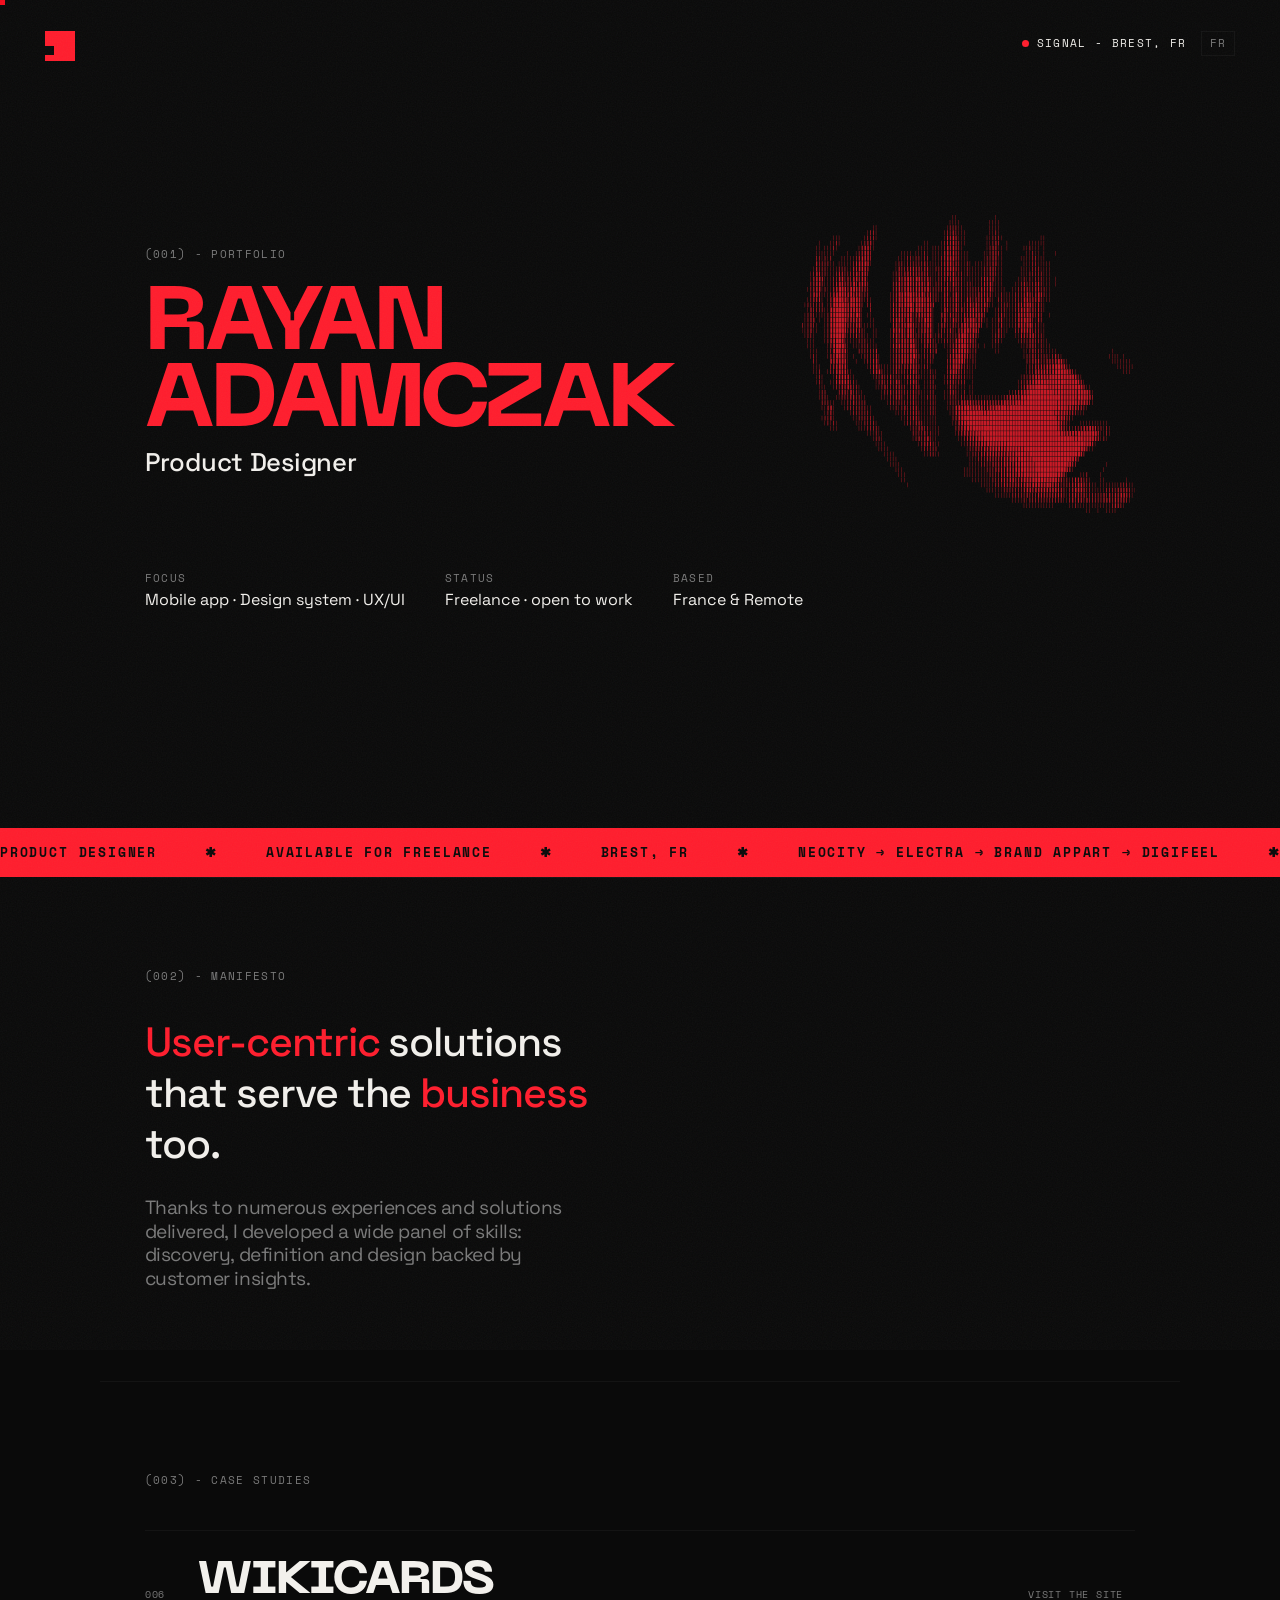
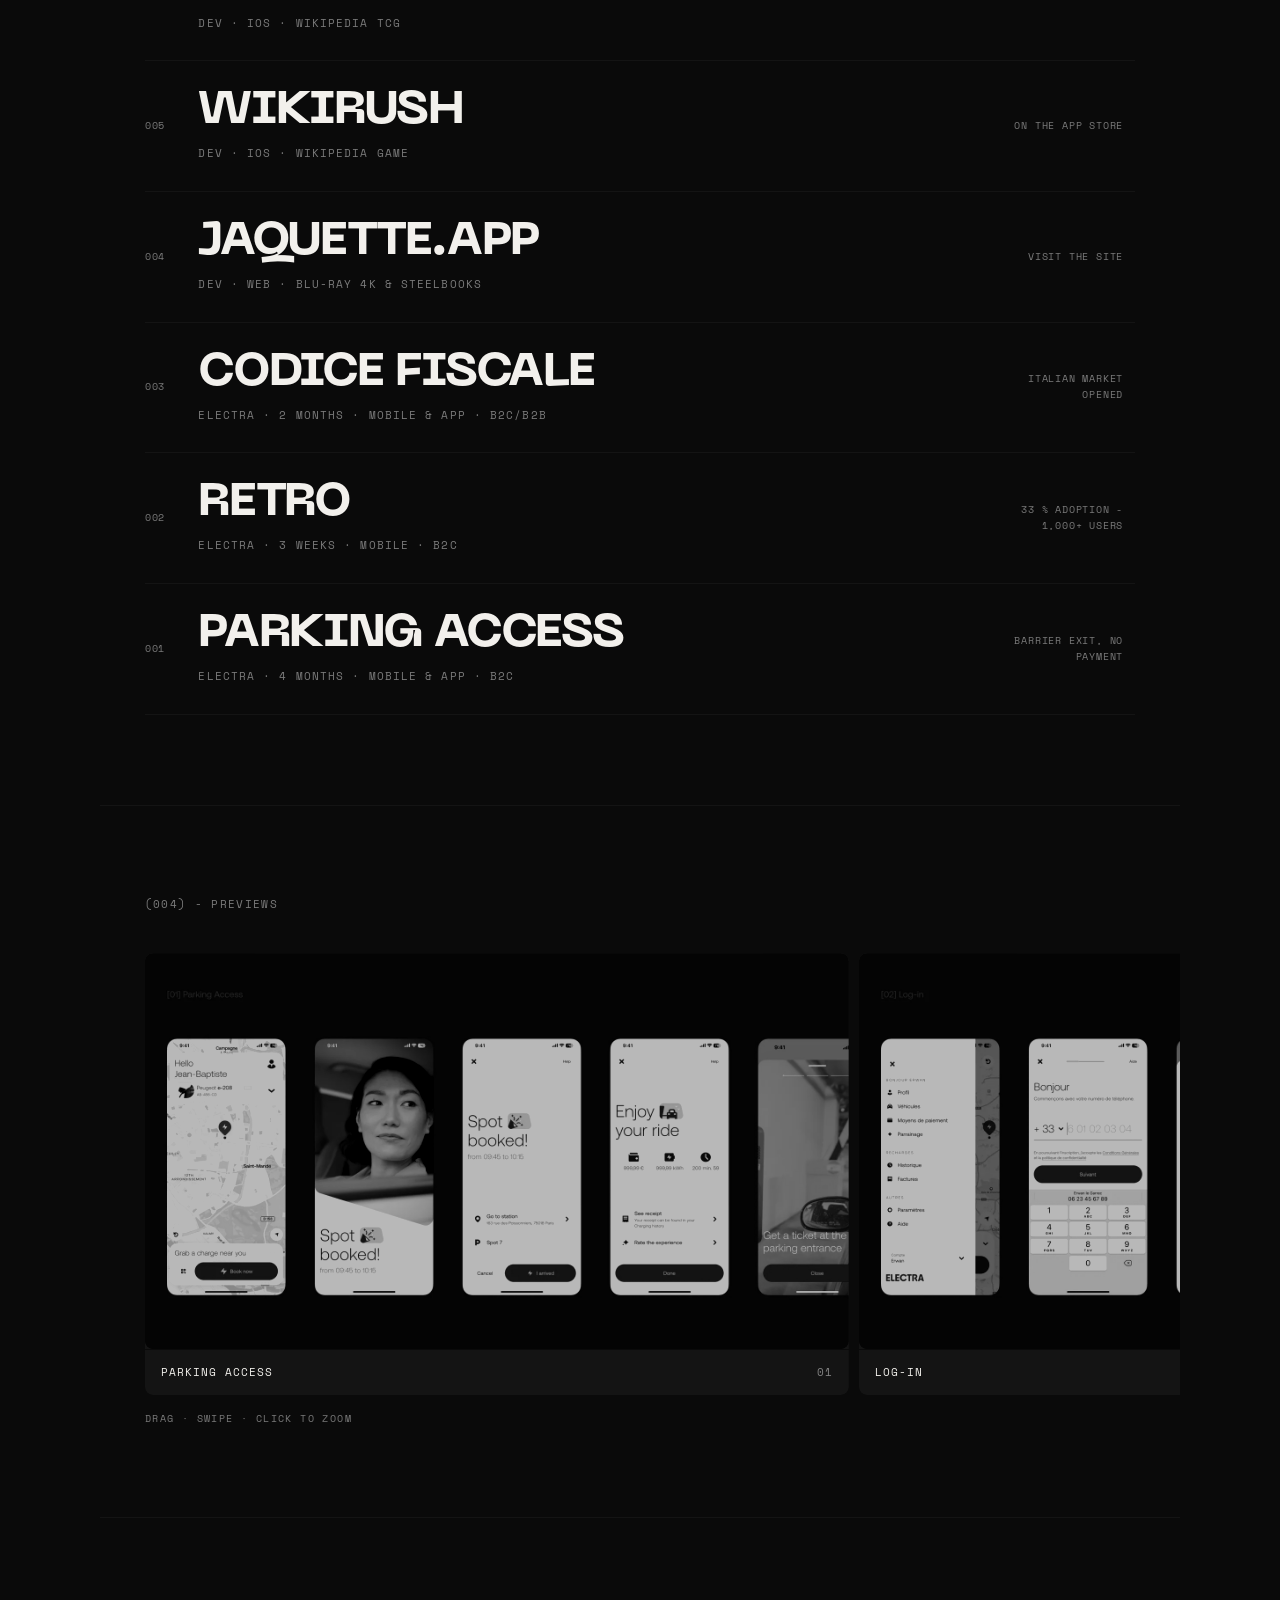
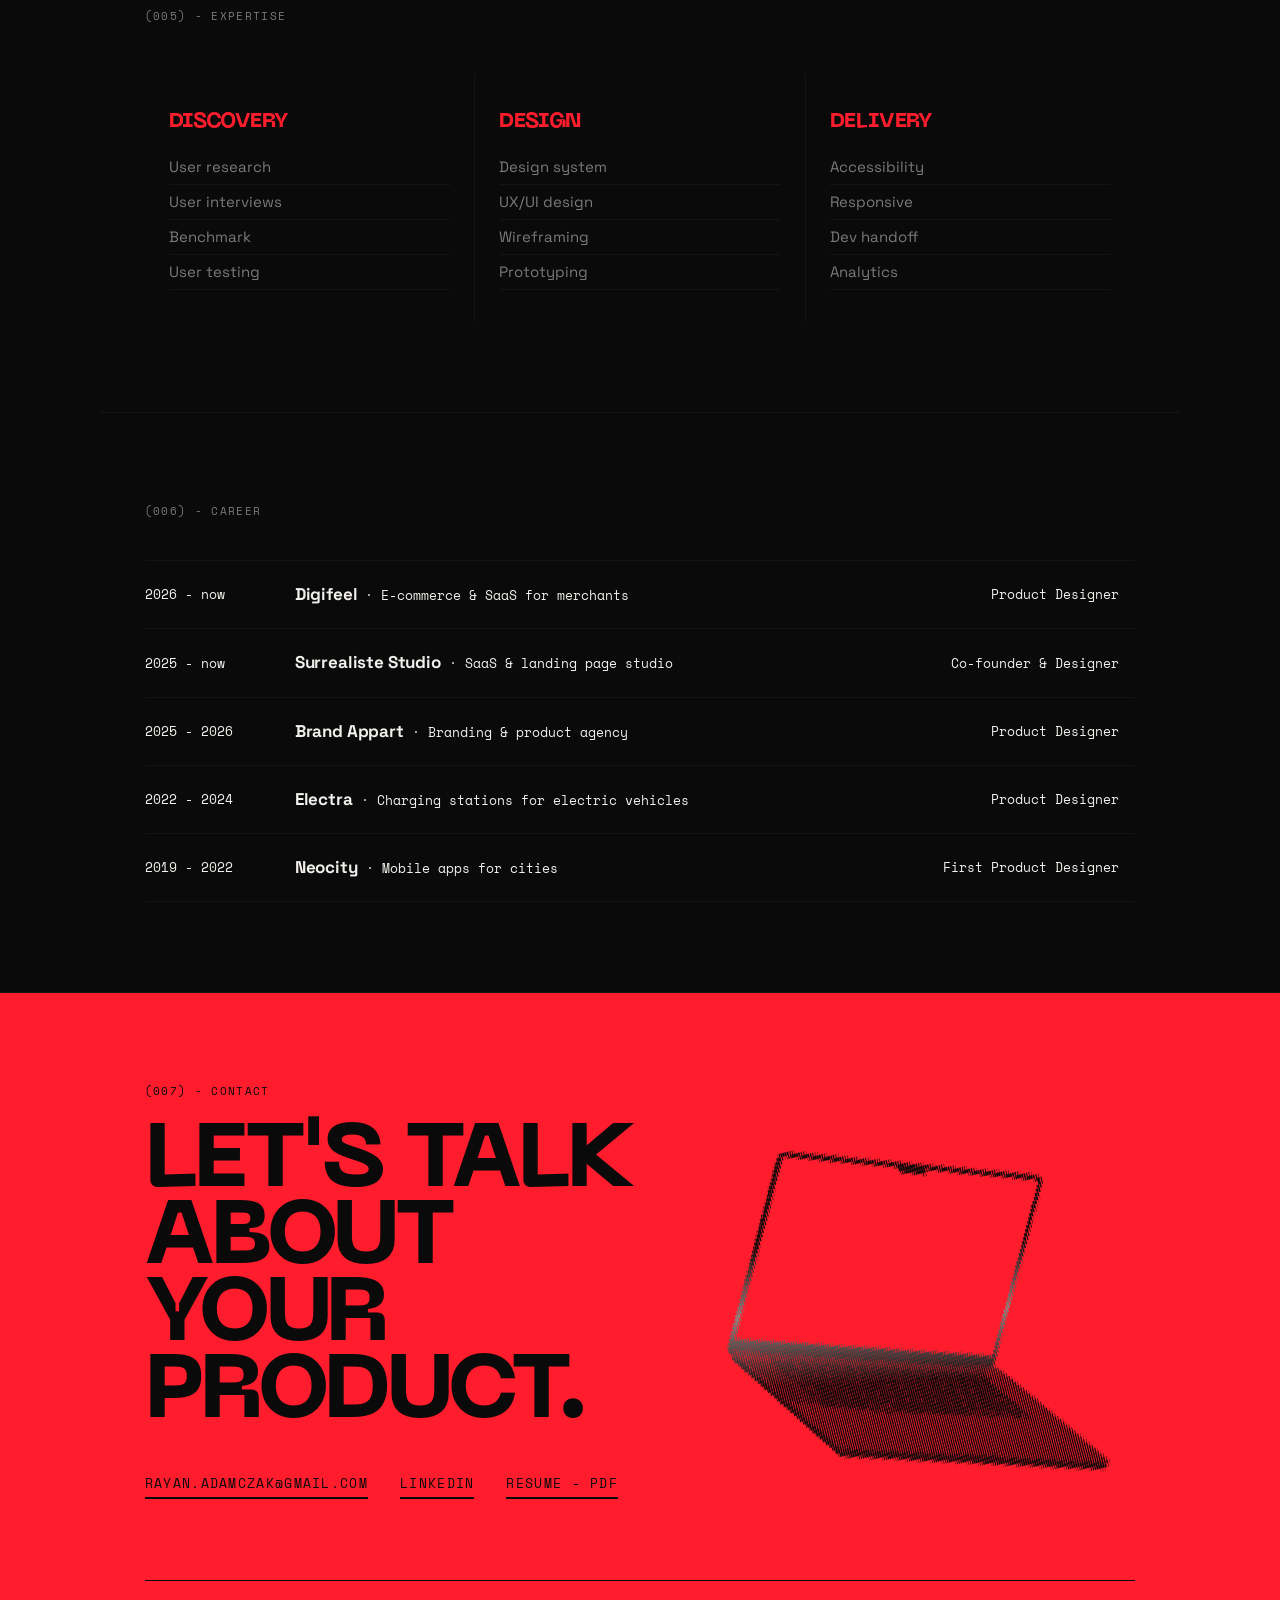
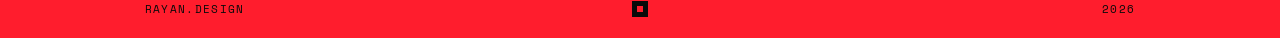
<file: index.html>
<!doctype html>
<html lang="fr">
<head>
<meta charset="utf-8">
<meta name="viewport" content="width=device-width, initial-scale=1">
<title>Rayan Adamczak - Product Designer freelance à Brest</title>
<meta name="description" content="Product Designer freelance - applications mobiles, design system, UX/UI. Electra, Neocity, Brand Appart, Digifeel. Brest, France &amp; remote.">
<meta name="theme-color" content="#0A0A0A">
<link rel="icon" href="assets/favicon.svg" type="image/svg+xml">
<link rel="icon" href="/favicon.ico" sizes="any">
<link rel="apple-touch-icon" href="/assets/apple-touch-icon.png">
<link rel="canonical" href="https://rayan.design/">
<meta property="og:type" content="website">
<meta property="og:title" content="Rayan Adamczak - Product Designer">
<meta property="og:description" content="Product Designer freelance à Brest, dispo missions. Applications mobiles, design system, UX/UI.">
<meta property="og:image" content="https://rayan.design/assets/og.jpg">
<meta property="og:image:width" content="1200">
<meta property="og:image:height" content="630">
<meta property="og:url" content="https://rayan.design/">
<meta name="twitter:card" content="summary_large_image">
<link rel="preconnect" href="https://fonts.googleapis.com">
<link rel="preconnect" href="https://fonts.gstatic.com" crossorigin>
<link href="https://fonts.googleapis.com/css2?family=Space+Grotesk:wght@400;500;700&family=Space+Mono:wght@400;700&display=swap" rel="stylesheet">
<style>
/* ── PP Neue Machina (locale) ─────────────────────────────── */
@font-face{font-family:'PP Neue Machina';src:url('fonts/PPNeueMachina-Light.woff2') format('woff2');
  font-weight:300;font-style:normal;font-display:swap}
@font-face{font-family:'PP Neue Machina';src:url('fonts/PPNeueMachina-Regular.woff2') format('woff2');
  font-weight:400;font-style:normal;font-display:swap}
@font-face{font-family:'PP Neue Machina';src:url('fonts/PPNeueMachina-Ultrabold.woff2') format('woff2');
  font-weight:800;font-style:normal;font-display:swap}

/* ── Tokens ───────────────────────────────────────────────── */
:root{
  /* rouge repris exactement des SVG tramés */
  --noir:#0A0A0A; --encre:#141414; --rouge:#FF1D2D; --rouge-sourd:#8F0F14;
  --craie:#F2F0EC; --gris:#7A7A7A;
  --marge:clamp(16px,3.5vw,64px);
  /* la colonne suit l'écran au lieu de se figer : 1400 à 1440,
     puis elle continue de grandir jusqu'à 2200 sur 4K. */
  --maxw:clamp(1080px,84vw,1680px);
  --rayon:8px;
  --display:'PP Neue Machina',system-ui,sans-serif;
  --texte:'Space Grotesk',system-ui,sans-serif;
  --mono:'Space Mono',ui-monospace,monospace;
  --ease:cubic-bezier(.7,0,.2,1);
}
*{box-sizing:border-box;margin:0;padding:0}
/* Le curseur custom masque le curseur système : sans anneau de focus,
   une navigation au clavier est aveugle. */
:focus-visible{outline:2px solid var(--rouge);outline-offset:3px}
html{scroll-behavior:smooth}
body{
  background:var(--noir);color:var(--craie);font-family:var(--texte);
  font-size:clamp(16px,.95vw,21px);line-height:1.6;-webkit-font-smoothing:antialiased;
  overflow-x:hidden;cursor:none;
}
a{color:inherit;text-decoration:none}

/* ── Grain global ─────────────────────────────────────────── */
.grain{
  position:fixed;inset:-50%;z-index:9998;pointer-events:none;opacity:.045;
  background-image:url("data:image/svg+xml,%3Csvg xmlns='http://www.w3.org/2000/svg' width='200' height='200'%3E%3Cfilter id='n'%3E%3CfeTurbulence type='fractalNoise' baseFrequency='.8' numOctaves='3'/%3E%3C/filter%3E%3Crect width='200' height='200' filter='url(%23n)'/%3E%3C/svg%3E");
  animation:grain 1s steps(4) infinite;
}
@keyframes grain{
  0%{transform:translate(0,0)}25%{transform:translate(-2%,1%)}
  50%{transform:translate(1%,-2%)}75%{transform:translate(-1%,-1%)}
  100%{transform:translate(0,0)}
}

/* ── Curseur ──────────────────────────────────────────────── */
/* `difference` est ce qui rend le curseur lisible sur les surfaces du site :
   il vire au noir sur le rouge - sans quoi il disparaît sur la ligne de
   parcours survolée - et reste rouge sur le noir. Son seul défaut est sur
   un visuel clair importé, où le rouge s'inverse en cyan : on le neutralise
   alors ponctuellement (voir .zoom plus bas). */
.cur{
  position:fixed;top:0;left:0;width:10px;height:10px;background:var(--rouge);
  z-index:9999;pointer-events:none;mix-blend-mode:difference;
  transition:width .25s var(--ease),height .25s var(--ease);
  transform:translate(-50%,-50%);
}
.cur.big{width:56px;height:56px}
/* Sur une vignette, le clic n'ouvre pas une page : il agrandit l'image.
   Un « + » le dit, sinon rien ne distingue une vignette d'un lien. Noir
   dans un carré rouge, c'est déjà la grammaire du logo. */
.cur::before,.cur::after{
  content:'';position:absolute;top:50%;left:50%;background:var(--noir);
  transform:translate(-50%,-50%) scale(0);
  transition:transform .25s var(--ease);
}
.cur::before{width:18px;height:2px}
.cur::after{width:2px;height:18px}
.cur.zoom::before,.cur.zoom::after{transform:translate(-50%,-50%) scale(1)}
/* Les maquettes du carrousel sont les seules surfaces claires de la page :
   c'est là, et seulement là, que `difference` virerait au cyan. */
.cur.zoom{mix-blend-mode:normal}
/* Le `cursor:none` du body est hérité, mais la feuille du navigateur pose
   `cursor:pointer` directement sur les liens et les boutons : une règle
   l'emporte toujours sur un héritage. D'où la flèche native encore visible
   sur les lignes de case study et de parcours. */
a,button{cursor:none}

/* ── Chrome ───────────────────────────────────────────────── */
.status{
  position:fixed;top:clamp(22px,2.4vw,44px);right:var(--marge);z-index:100;
  font-family:var(--mono);font-size:11px;letter-spacing:.12em;text-transform:uppercase;
  display:flex;align-items:center;gap:8px;
}
.dot{width:7px;height:7px;background:var(--rouge);border-radius:50%;animation:pulse 1.6s infinite}
.langue{
  margin-left:6px;font:inherit;letter-spacing:.12em;color:var(--gris);
  background:none;border:1px solid var(--encre);padding:3px 8px;cursor:none;
  transition:color .3s var(--ease),border-color .3s var(--ease);
}
.langue:hover{color:var(--rouge);border-color:var(--rouge)}
@keyframes pulse{0%,100%{opacity:1}50%{opacity:.25}}

/* ── Logo « œil » ─────────────────────────────────────────── */
.logo{
  position:fixed;top:clamp(22px,2.4vw,44px);left:var(--marge);z-index:100;
  width:clamp(30px,2.2vw,40px);aspect-ratio:1;background:var(--rouge);
  display:block;overflow:hidden;
}
.logo .pupille{
  position:absolute;top:50%;left:0;width:32%;height:32%;background:var(--noir);
  animation:scrute 9s cubic-bezier(.16,1,.3,1) infinite;
}
/* Saccade oculaire : déplacement quasi instantané suivi d'une fixation
   longue. Les paliers sont volontairement inégaux - un rythme régulier
   trahit la boucle. La pupille reste toujours dans la boîte : son bord
   ne dépasse jamais 12 % de marge au plus serré. */
/* Tout passe par transform : `left`, `top` et `height` déclenchaient un
   recalcul de layout à chaque frame, en boucle infinie. Les pourcentages
   de translate sont relatifs à la pupille (32 % du carré), d'où le
   facteur 100/32 ≈ 3,13 par rapport aux positions d'origine. Élargir la
   pupille impose donc de réduire les translate d'autant, sinon elle sort
   du carré. */
@keyframes scrute{
  0%,16%  {transform:translate(40%,-41%)   scaleY(1)}
  19%,29% {transform:translate(170%,-41%)  scaleY(1)}
  30%     {transform:translate(170%,-41%)  scaleY(.115)}  /* clignement */
  31%,38% {transform:translate(170%,-41%)  scaleY(1)}
  41%,49% {transform:translate(157%,3%)    scaleY(1)}     /* diagonale bas */
  52%,60% {transform:translate(70%,0%)     scaleY(1)}     /* balaye le bas */
  63%,72% {transform:translate(94%,-59%)   scaleY(1)}
  73%     {transform:translate(94%,-59%)   scaleY(.115)}  /* 2e clignement */
  74%,79% {transform:translate(94%,-59%)   scaleY(1)}
  82%,88% {transform:translate(176%,-9%)   scaleY(1)}
  91%,100%{transform:translate(40%,-41%)   scaleY(1)}     /* boucle nette */
}
/* Le clignement vit dans la pupille elle-même (elle s'écrase sur sa
   hauteur), pas dans un cache rouge par-dessus. Un cache masquait la
   pupille au lieu de la faire cligner - elle semblait disparaître.
   Comme tout est dans la même animation, il n'y a plus de désynchro
   possible entre deux boucles. */
.logo:hover .pupille{animation-play-state:paused}

.label{
  font-family:var(--mono);font-size:clamp(11px,.72vw,15px);letter-spacing:.12em;
  text-transform:uppercase;color:var(--gris);
}
/* colonne centrée : les gouttières ne grandissent plus indéfiniment */
section{
  padding:clamp(64px,10vh,160px) var(--marge);border-top:1px solid var(--encre);
  max-width:var(--maxw);margin-inline:auto;
}

/* ── Hero ─────────────────────────────────────────────────── */
/* `safe center` : si le contenu dépasse la hauteur, il s'aligne en haut
   au lieu de déborder (et d'être rogné) des deux côtés. */
.hero{
  border-top:0;min-height:92vh;display:flex;flex-direction:column;
  justify-content:safe center;position:relative;
}
.hero h1{
  font-family:var(--display);font-weight:800;color:var(--rouge);
  font-size:clamp(42px,7vw,168px);line-height:.86;letter-spacing:-.035em;
  text-transform:uppercase;
}
/* Titre et portrait sur une même ligne : le portrait se cale sur l'axe
   du bloc titre au lieu de flotter en haut à droite. */
.hero-main{
  display:flex;align-items:center;justify-content:space-between;
  gap:clamp(24px,5vw,96px);
}
.hero-text{min-width:0}
/* l'interligne .86 fait remonter les capitales dans la ligne du dessus */
/* Les deux écarts autour du nom se mesurent sur les capitales, pas sur les
   boîtes : avec line-height .86 la boîte du h1 est plus courte que ses
   glyphes, et l'espace résiduel sous la dernière ligne vaut ~0,3 fois le
   corps. Se fier aux marges donnait 15 px au-dessus pour 34 px en dessous.
   La marge est donc exprimée en vw, comme le corps du h1, pour que les
   deux écarts restent égaux à toutes les largeurs. */
.hero-text .label{margin-bottom:clamp(12px,1.85vw,42px)}
.hero .sub{
  font-size:clamp(17px,2vw,38px);color:var(--craie);margin-top:0;
  letter-spacing:-.01em;font-weight:500;
}
.hero .meta{display:flex;gap:40px;flex-wrap:wrap;margin-top:56px}
/* ── Visuels tramés ───────────────────────────────────────── */
/* Les SVG servent de MASQUE, pas d'image : la couleur vient du CSS.
   Un seul asset suffit donc pour le rouge sur noir ET le noir sur rouge. */
.dither{
  -webkit-mask-position:center;mask-position:center;
  -webkit-mask-repeat:no-repeat;mask-repeat:no-repeat;
  -webkit-mask-size:contain;mask-size:contain;
  background-color:var(--rouge);
  transition:background-color .35s var(--ease);
}
.portrait{
  border-radius:var(--rayon);
  flex:0 0 auto;width:min(26vw,420px);aspect-ratio:290/260;
  position:relative;
  /* le portrait est légèrement en retrait, puis on « l'éclaire » au survol :
     un gain de luminosité discret, pas un projecteur. */
  filter:brightness(.78);
  transition:filter .7s var(--ease);
  /* la couleur vit dans les deux calques ci-dessous, pas ici */
  background-color:transparent;
}
/* Calques empilés : ::before porte le portrait, les .glitch sont les bandes
   décalées de la salve. Le masque vit sur les calques et non sur .portrait -
   un masque sur le parent rognerait les décalages. */
.portrait::before{content:''}
.portrait::before,.portrait .glitch{
  position:absolute;inset:0;
  background-color:var(--rouge);
  -webkit-mask-image:url('assets/portrait.svg');mask-image:url('assets/portrait.svg');
  -webkit-mask-position:center;mask-position:center;
  -webkit-mask-repeat:no-repeat;mask-repeat:no-repeat;
  -webkit-mask-size:contain;mask-size:contain;
}
.laptop{
  width:min(38vw,420px);aspect-ratio:325/273;
  -webkit-mask-image:url('assets/laptop.svg');mask-image:url('assets/laptop.svg');
}
.portrait:hover{filter:brightness(1.14) saturate(1.06)}

/* ── Le portrait décroche ─────────────────────────────────────
   Salves brèves et rares, séparées par de longues pauses : le glitch
   doit surprendre, pas meubler. Tout le tirage (nombre de bandes,
   hauteur, position, décalage, teinte) vit dans le script en bas de
   page - une boucle CSS, même longue, finit par se laisser reconnaître.
   Deux teintes seulement, toutes deux sombres : la bande noire creuse
   un trou dans la trame, la rouge sourd l'éteint. Rien de clair, le
   glitch mange l'image au lieu de l'éclairer. */
.portrait::before{transform:translate3d(var(--secousse,0),0,0)}
/* Les bandes n'apparaissent que le temps d'une salve. Sans JS, le
   portrait reste net et immobile. */
.portrait .glitch{opacity:0}
/* sur fond rouge, la trame passe en noir */
.contact .dither{background-color:var(--noir)}

/* ── Le laptop s'allume ───────────────────────────────────────
   Trois couches, toutes contenues par le masque du SVG :
   1. un balayage clair qui traverse l'écran au survol ;
   2. un allumage saccadé quand la section entre à l'écran ;
   3. une inclinaison 3D qui suit le curseur.
   Le dégradé est en background-image : comme il est masqué par le SVG,
   il épouse exactement la silhouette du laptop. */
.laptop-scene{perspective:1000px;flex:0 0 auto;padding:24px}
.contact .laptop{
  background-image:linear-gradient(178deg,transparent 43%,rgba(242,240,236,.55) 50%,transparent 57%);
  background-size:100% 300%;
  background-position:0 -100%;
  transform:rotateX(var(--rx,0deg)) rotateY(var(--ry,0deg));
  /* Pas de transition pendant le suivi : elle amortissait chaque
     mouvement du pointeur et donnait cette impression de laptop qui
     rame. Elle ne sert qu'au retour à plat. */
  transition:transform .6s var(--ease);
  will-change:transform;
}
/* `.suit` est posée par le script tant que le pointeur est dans la zone.
   Le lier au survol de .contact-main ne marchait plus une fois la zone
   d'écoute élargie : entre les deux, chaque mouvement relançait une
   transition de 0,6 s. */
.contact .laptop.suit{transition:none}
.contact-main:hover .laptop{animation:balayage 1.5s var(--ease)}
@keyframes balayage{
  from{background-position:0 -100%}
  to  {background-position:0 200%}
}
/* L'allumage vit sur le parent, le balayage sur le laptop. Les deux
   étaient sur le même élément : passer la souris remplaçait `allumage`
   par `balayage`, et la quitter rejouait l'allumage - l'écran semblait
   se couper à chaque sortie de survol. */
section.in .laptop-scene{animation:allumage .9s steps(1,end)}
@keyframes allumage{
  0%,12%  {opacity:0}
  16%     {opacity:1}
  22%     {opacity:.15}
  30%     {opacity:1}
  38%     {opacity:.4}
  46%,100%{opacity:1}
}

@media(prefers-reduced-motion:reduce){
  .contact .laptop{animation:none!important;transform:none!important}
}


/* ── Marquee ──────────────────────────────────────────────── */
.marquee{
  background:var(--rouge);color:var(--noir);padding:14px 0;overflow:hidden;
  border-top:0;white-space:nowrap;
}
.marquee .track{display:flex;width:max-content;animation:slide 34s linear infinite}
/* Le gap interne ET l'écart entre les deux passes valent 48px : sans ça,
   -50 % ne tombe pas sur une frontière de passe et on voit le raccord. */
.marquee .passe{display:flex;gap:48px;padding-right:48px;font-family:var(--mono);
  font-size:13px;letter-spacing:.14em;text-transform:uppercase;font-weight:700}
.marquee .passe span{white-space:nowrap}
@keyframes slide{from{transform:translateX(0)}to{transform:translateX(-50%)}}

/* ── Manifeste ────────────────────────────────────────────── */
/* Deux paragraphes : l'échelle descend, sinon le bloc mange l'écran. */
.manifeste p{font-size:clamp(24px,3.2vw,56px);line-height:1.24;letter-spacing:-.025em;
  max-width:19ch;font-weight:500;margin-top:32px}
.manifeste .manifeste-suite{color:var(--gris);font-size:clamp(16px,1.5vw,26px);
  max-width:38ch;margin-top:26px;font-weight:400}
.manifeste em{color:var(--rouge);font-style:normal}

/* ── Index projets ────────────────────────────────────────── */
.row{
  /* Le 001 s'aligne sur le bord de la colonne, comme le libellé de
     section. La largeur fixe de 64 px le décalait vers l'intérieur. */
  display:grid;grid-template-columns:auto 1fr auto;gap:clamp(18px,2.6vw,44px);
  align-items:center;padding:28px 12px 28px 0;border-bottom:1px solid var(--encre);
  transition:background .35s var(--ease),color .35s var(--ease),padding-left .35s var(--ease);
}
/* `:first-of-type` compte par type d'élément : avec un <div> suivi de
   <a>, deux lignes recevaient le filet du haut. */
.index > :first-child{border-top:1px solid var(--encre)}
.row h2{font-family:var(--display);font-weight:800;font-size:clamp(22px,3.6vw,68px);
  text-transform:uppercase;letter-spacing:-.03em;line-height:1}
/* Les tags se calaient directement sous le titre alors que la grille
   sépare ses lignes de 10 px : même valeur ici pour un rythme régulier. */
.row .tags{font-family:var(--mono);font-size:11px;letter-spacing:.1em;text-transform:uppercase;color:var(--gris);
  margin-top:10px}
/* Réservé aux lignes cliquables : la ligne « à venir » n'est pas un <a>,
   elle ne doit ni virer au rouge ni suggérer qu'on peut la suivre. */
a.row:hover{background:var(--rouge);color:var(--noir);padding-left:32px}
/* la ligne survolée pousse son numéro en gras : repère de lecture */
a.row:hover .num{font-weight:700}
a.row:hover .tags,a.row:hover .num{color:var(--noir)}
.num{font-family:var(--mono);font-size:clamp(10px,.68vw,12px);color:var(--gris);
  letter-spacing:.08em;text-transform:uppercase;text-align:right;max-width:22ch}

.peek{
  /* Carré, sinon le cercle du dégradé (dimensionné sur le coin le plus
     éloigné) déborde en haut et en bas de la boîte et se fait couper. */
  position:fixed;width:min(340px,26vw);aspect-ratio:1;pointer-events:none;z-index:90;
  opacity:0;transform:translate(-50%,-50%) scale(.9);transition:opacity .3s,transform .3s var(--ease);
  background:radial-gradient(70% 70% at 42% 36%,var(--rouge),var(--rouge-sourd) 52%,var(--noir) 84%);

  /* Deux couches de masque multipliées entre elles :
     1. la trame de points, qui se répète ;
     2. un dégradé radial d'opacité, qui ne se répète pas.
     Résultat : la trame est dense sous le curseur et se dissout vers
     les bords, au lieu de s'arrêter net sur un carré. */
  -webkit-mask-image:
    radial-gradient(circle at center,#000 .9px,transparent 1.1px),
    radial-gradient(circle closest-side at center,#000 8%,rgba(0,0,0,.5) 46%,transparent 96%);
  mask-image:
    radial-gradient(circle at center,#000 .9px,transparent 1.1px),
    radial-gradient(circle closest-side at center,#000 8%,rgba(0,0,0,.5) 46%,transparent 96%);
  -webkit-mask-size:4px 4px,100% 100%;
  mask-size:4px 4px,100% 100%;
  -webkit-mask-repeat:repeat,no-repeat;
  mask-repeat:repeat,no-repeat;
  /* `intersect` = alpha_trame × alpha_dégradé */
  -webkit-mask-composite:source-in;
  mask-composite:intersect;
}
.peek.on{opacity:1;transform:translate(-50%,-50%) scale(1)}

/* ── Carrousel d'aperçus ──────────────────────────────────────
   Défilement horizontal libre : drag à la souris, swipe, ou geste
   horizontal du trackpad.
   Pas de `scroll-snap` : au relâchement il ramenait la vue jusqu'à caler
   une vignette sur le bord gauche, d'un coup sec. Le glissement doit
   s'arrêter là où on le lâche. */
.carrousel{
  margin-top:40px;display:flex;gap:10px;overflow-x:auto;overflow-y:hidden;
  scrollbar-width:none;
  /* `cursor:none` et non `grab` : le curseur custom est la seule marque
     de survol du site, une flèche native ici jurerait. */
  padding-bottom:2px;cursor:none;
  /* débord plein bord : le carrousel sort de la colonne, il file vers la droite */
  margin-right:calc(-1 * var(--marge));
}
.carrousel::-webkit-scrollbar{display:none}
/* L'arrondi vient de `clip-path` et non du seul couple
   `border-radius` + `overflow:hidden`. L'image porte en permanence un
   `filter` et, au survol, un `transform` : les deux la placent sur sa
   propre couche de composition. Le rognage arrondi d'un ancêtre est
   alors appliqué par le compositeur, qui ne lisse pas les bords - d'où
   les angles en escalier. `clip-path`, lui, reste antialiasé.
   L'`overflow:hidden` est conservé : il borne la mise en page, le
   clip-path ne fait que dessiner le bord. */
.vignette{
  flex:0 0 auto;
  background:var(--encre);position:relative;user-select:none;
  border-radius:var(--rayon);overflow:hidden;
  clip-path:inset(0 round var(--rayon));
}
.vignette .cadre{
  height:clamp(260px,44vh,520px);overflow:hidden;background:var(--noir);
  border-radius:var(--rayon);
  clip-path:inset(0 round var(--rayon));
}
/* Désaturé au repos, couleur au survol : la couleur d'un mockup entre
   toujours en conflit avec le rouge de la DA. On la garde pour le focus. */
.vignette img{height:100%;width:auto;display:block;
  filter:grayscale(1) contrast(1.1) brightness(.72);
  transition:filter .6s var(--ease),transform .8s var(--ease)}
.vignette:hover img{filter:none;transform:scale(1.02)}
.vignette figcaption{
  display:flex;justify-content:space-between;gap:12px;padding:14px 16px;
  font-family:var(--mono);font-size:10.5px;letter-spacing:.1em;text-transform:uppercase;
  /* #7A7A7A sur --encre ne donne que 4.29:1 - sous le seuil pour
     du 10.5 px. Éclairci juste ce qu'il faut : 4.79:1. */
  color:#828282;border-top:1px solid var(--noir);
}
.vignette figcaption b{color:var(--craie);font-weight:400}
.vignette:hover figcaption b{color:var(--rouge)}
.vignette{cursor:none}
/* ── Visionneuse ──────────────────────────────────────────── */
.loupe{
  position:fixed;inset:0;z-index:200;background:rgba(10,10,10,.94);
  display:grid;place-items:center;padding:clamp(20px,5vw,72px);
  opacity:0;visibility:hidden;
  /* visibility bascule instantanément à l'ouverture (sinon le bouton
     n'est pas focusable) et attend la fin du fondu à la fermeture. */
  transition:opacity .4s var(--ease),visibility 0s linear .4s;
  backdrop-filter:blur(8px);
}
.loupe[open]{opacity:1;visibility:visible;transition:opacity .4s var(--ease),visibility 0s}
.loupe img{max-width:100%;max-height:82vh;display:block;object-fit:contain;
  border-radius:var(--rayon)}
.loupe-barre{
  position:absolute;top:clamp(18px,3vw,34px);left:var(--marge);right:var(--marge);
  display:flex;justify-content:space-between;gap:20px;
  font-family:var(--mono);font-size:11px;letter-spacing:.14em;text-transform:uppercase;
  color:var(--gris);
}
.loupe-barre b{color:var(--craie);font-weight:400}
.loupe button{
  font:inherit;letter-spacing:.14em;color:var(--gris);background:none;
  border:1px solid var(--encre);padding:8px 14px;cursor:none;
  transition:color .3s var(--ease),border-color .3s var(--ease);
}
.loupe button:hover{color:var(--rouge);border-color:var(--rouge)}
.loupe-nav{position:absolute;bottom:clamp(18px,3vw,34px);left:50%;transform:translateX(-50%);
  display:flex;gap:10px}
.carrousel-aide{
  margin-top:14px;font-family:var(--mono);font-size:10px;letter-spacing:.14em;
  text-transform:uppercase;color:var(--gris);
}

/* ── Colonnes expertises ──────────────────────────────────── */
.cols{display:grid;grid-template-columns:repeat(auto-fit,minmax(240px,1fr));gap:1px;background:var(--encre);margin-top:48px}
.col{background:var(--noir);padding:32px 24px}
.col h3{font-family:var(--display);font-weight:800;text-transform:uppercase;font-size:20px;
  letter-spacing:-.02em;color:var(--rouge);margin-bottom:12px}
/* Au survol : la puce rouge se déploie et l'item glisse pour lui faire
   place. Transition sur la largeur d'un pseudo-élément, pas sur padding
   du <li> - le filet du bas ne bouge pas. */
.col li{list-style:none;font-size:15px;color:var(--gris);padding:5px 0;
  border-bottom:1px solid var(--encre);display:flex;align-items:center;
  transition:color .35s var(--ease)}
.col li::before{
  content:'';width:0;height:1px;background:var(--rouge);margin-right:0;
  transition:width .35s var(--ease),margin-right .35s var(--ease);
}
.col li:hover{color:var(--craie)}
.col li:hover::before{width:16px;margin-right:10px}

.index{margin-top:40px}

/* ── Parcours ─────────────────────────────────────────────── */
/* `align-items:center` et non l'étirement par défaut : le nom de la boîte
   est en 17 px quand le reste de la ligne est en 13 px, donc la cellule du
   milieu est plus haute. Étirées, les deux autres colonnes calaient leur
   texte en haut de la ligne - d'où l'impression d'un bloc non centré entre
   les deux filets, et d'une flèche décalée. */
a.job{display:grid;grid-template-columns:130px 1fr auto;gap:20px;padding:20px 16px 20px 0;
  align-items:center;
  border-bottom:1px solid var(--encre);font-family:var(--mono);font-size:13px;
  transition:background .35s var(--ease),padding-left .35s var(--ease)}
a.job:first-of-type{border-top:1px solid var(--encre)}
a.job:hover{background:var(--rouge);color:var(--noir);padding-left:16px}
a.job:hover b{color:var(--noir)}
/* La flèche était en ::after sur le <b> : même invisible elle occupait
   sa largeur, ce qui décalait le point médian selon la longueur du nom.
   Elle passe en absolu - zéro impact sur le flux. */
a.job{position:relative}
/* Flèche dessinée, plus le caractère « ↗ ». Dans Space Mono ce glyphe ne
   descend pas jusqu'à la ligne de base - mesuré, son centre d'encre est
   5 px plus haut que celui du texte - donc centrer sa boîte ne le centre
   pas, lui. Le tracé remplit son viewBox de façon symétrique : centrer la
   boîte suffit. La couleur suit `currentColor`, elle passe donc au noir
   sur la ligne survolée sans règle en plus. */
a.job::after{
  content:'';position:absolute;right:16px;top:50%;
  /* Le tracé remplit son viewBox, son centre de boîte est donc son centre
     optique. Reste que le milieu de la ligne n'est pas le milieu des
     capitales : mesuré, la flèche centrée sur la boîte tombe 1,75 px
     au-dessus du milieu de « Product Designer », soit .135em à ce corps.
     (La correction précédente de .23em visait le centre d'encre, qui
     inclut les jambages et descend trop bas.) */
  transform:translateY(calc(-50% + .135em));
  width:22px;height:22px;background-color:currentColor;
  -webkit-mask-image:url("data:image/svg+xml,%3Csvg xmlns='http://www.w3.org/2000/svg' viewBox='0 0 24 24' fill='none' stroke='%23000' stroke-width='2.4' stroke-linecap='square'%3E%3Cpath d='M4 20L20 4M8 4h12v12'/%3E%3C/svg%3E");
  mask-image:url("data:image/svg+xml,%3Csvg xmlns='http://www.w3.org/2000/svg' viewBox='0 0 24 24' fill='none' stroke='%23000' stroke-width='2.4' stroke-linecap='square'%3E%3Cpath d='M4 20L20 4M8 4h12v12'/%3E%3C/svg%3E");
  -webkit-mask-size:contain;mask-size:contain;
  -webkit-mask-repeat:no-repeat;mask-repeat:no-repeat;
  -webkit-mask-position:center;mask-position:center;
  opacity:0;transition:opacity .35s var(--ease);pointer-events:none;
}
a.job:hover::after{opacity:1}
/* La réserve dépasse la flèche de sa propre largeur : à 30 px il ne restait
   que 8 px entre le texte et elle, elles se touchaient presque. */
a.job:hover > span:last-child{padding-right:42px}
a.job > span:last-child{transition:padding-right .35s var(--ease)}
/* même règle de survol pour les lignes non cliquables */
.job{display:grid;grid-template-columns:130px 1fr auto;gap:20px;align-items:center;
  padding:20px 16px 20px 0;border-bottom:1px solid var(--encre);
  font-family:var(--mono);font-size:13px}
.job b{font-family:var(--texte);font-size:17px;font-weight:700;letter-spacing:-.01em}
.job .court{display:none}

/* ── Contact rouge ────────────────────────────────────────── */
/* seul bloc en plein bord : le rouge saigne, mais le texte reste aligné
   sur la même colonne que le reste du site. */
.contact{
  background:var(--rouge);color:var(--noir);text-align:left;
  position:relative;
  /* pas d'overflow:hidden ici : il rognait le laptop dès qu'il pivotait.
     Le débord horizontal est déjà bloqué par overflow-x sur <body>. */
  max-width:none;
  padding-inline:max(var(--marge),calc((100% - var(--maxw))/2 + var(--marge)));
}
.contact-main{
  display:flex;align-items:center;justify-content:space-between;
  gap:clamp(24px,5vw,96px);margin-top:24px;
}
.contact .laptop{flex:0 0 auto;width:min(30vw,460px)}

/* sur fond rouge le gris du libellé tombait à 2:1 de contraste */
/* .6 donnait #6c1218 sur le rouge, soit 3.15:1 - sous le seuil pour du
   11 px. .85 monte à 4.61:1 en gardant le label en retrait. */
.contact .label{color:var(--noir);opacity:.85}
.contact h2{font-family:var(--display);font-weight:800;text-transform:uppercase;
  font-size:clamp(42px,7vw,168px);line-height:.86;letter-spacing:-.035em}
.contact .links{display:flex;gap:32px;flex-wrap:wrap;margin-top:40px;font-family:var(--mono);
  font-size:13px;letter-spacing:.1em;text-transform:uppercase}
.contact .links a{border-bottom:2px solid var(--noir);padding-bottom:3px}
.contact .links a:hover{background:var(--noir);color:var(--rouge);border-color:transparent}
/* Le noir plein et non une opacité : à 11 px il faut 4.5:1, et le noir
   éclairci par transparence sur ce rouge n'y arrive qu'à partir de .85.
   Autant garder la couleur franche, la hiérarchie passe par la taille. */
.contact .pied{
  /* Autant d'air sous le pied qu'entre le filet et lui. La section perd
     donc son padding bas - sinon il s'ajoutait et le rouge continuait
     sur une centaine de pixels de vide. */
  margin-top:clamp(52px,9vh,110px);padding:20px 0;
  border-top:1px solid var(--noir);
  /* Grille et non `space-between` : avec trois éléments de largeurs
     inégales, l'espace réparti ne place pas l'œil au milieu. Les deux
     colonnes extérieures sont égales, l'œil est donc vraiment centré. */
  display:grid;grid-template-columns:1fr auto 1fr;align-items:center;gap:16px;
  font-family:var(--mono);font-size:11px;letter-spacing:.12em;
  text-transform:uppercase;color:var(--noir);
}
.contact{padding-bottom:0}
.contact .pied > :last-child{justify-self:end}
/* L'œil inversé : sur le rouge, c'est le carré qui passe au noir et la
   pupille au rouge. Fixe - il ne scrute que dans l'en-tête. */
.contact .pied .oeil{position:relative;display:block;width:16px;height:16px;background:var(--noir)}
.contact .pied .oeil span{position:absolute;inset:31.25%;background:var(--rouge)}

/* ── Reveal au scroll ─────────────────────────────────────── */
/* état masqué posé par JS (.js-reveal sur <html>) : sans JS tout reste visible */
.js-reveal section > *{
  clip-path:inset(0 0 100% 0);opacity:0;
  transition:clip-path .8s var(--ease),opacity .6s ease;
}
/* débord négatif à l'arrivée : avec line-height .86 les capitales
   dépassent la box, un inset(0) leur raserait le haut. */
.js-reveal section.in > *{clip-path:inset(-30% -10% -10% -10%);opacity:1}
/* Un clip-path sur un ancêtre rogne ses descendants, y compris hors du
   plan. Le laptop qui pivote en 3D se faisait couper par le clip de
   .contact-main : ici la révélation se fait à l'opacité seule. */
.js-reveal .contact > *,.js-reveal .contact.in > *{clip-path:none}
.js-reveal section.in > *:nth-child(2){transition-delay:.06s}
.js-reveal section.in > *:nth-child(3){transition-delay:.12s}
.js-reveal section.in > *:nth-child(4){transition-delay:.18s}
.js-reveal section.in > *:nth-child(5){transition-delay:.24s}

@media(prefers-reduced-motion:reduce){
  *{animation:none!important;transition:none!important}
  .js-reveal section > *{clip-path:none;opacity:1}
}

/* ══ Mobile ══════════════════════════════════════════════════
   Le portrait ne disparaît plus : il passe au-dessus du titre, en
   pleine largeur. Et les bornes basses des clamp remontent - sur un
   écran de 390 px, 7vw ne faisait que 27 px et tout butait sur le
   minimum, d'où l'impression de miniature. */
@media(max-width:860px){
  :root{--marge:20px}
  /* 16 px sur un téléphone, c'est le minimum syndical. On remonte le
     corps de texte et les métadonnées qui partaient en accordéon. */
  body{font-size:17px}
  /* .1em d'interlettrage faisait déborder la ligne la plus longue de 10 px,
     donc passer sur deux lignes. .07em suffit à la ramener, et se voit
     moins qu'une réduction de corps. */
  .row .tags{font-size:11px;line-height:1.55;letter-spacing:.07em}
  a.job,.job{font-size:12px;line-height:1.5}

  /* Hauteur calée sur le viewport moins le bandeau : celui-ci doit être
     visible sans scroller, sinon on ne sait pas que la page continue.
     100svh, pas 100vh - la barre d'URL mobile fausse vh. */
  .hero{
    min-height:calc(100svh - 46px);padding-top:76px;padding-bottom:22px;
    justify-content:space-between;
  }
  .hero-main{display:flex;flex-direction:column-reverse;align-items:stretch;gap:18px}
  .hero-text{max-width:none}
  .portrait{width:min(62%,240px);margin-inline:auto 0}
  .hero h1{font-size:clamp(46px,12.5vw,80px)}
  .hero .sub{font-size:clamp(18px,4.6vw,26px)}
  /* une info par ligne : les valeurs ne se coupent plus en deux */
  .hero .meta{display:grid;grid-template-columns:1fr;gap:14px;margin-top:26px}
  .hero .meta > div{display:grid;grid-template-columns:74px 1fr;gap:10px;align-items:baseline}
  /* 15px : « Mobile app · Design system · UX/UI » tient sur une ligne
     jusqu'à 360 px de large. Au-delà ça repasse en deux lignes. */
  .hero .meta{font-size:15px}
  .hero .meta .label{margin:0}

  .manifeste p{font-size:clamp(29px,7.6vw,46px);max-width:none}
  .manifeste .manifeste-suite{font-size:clamp(17px,4.5vw,23px);max-width:none}

  /* index projets : la ligne se déplie au lieu de compresser 3 colonnes */
  .row{grid-template-columns:1fr;gap:10px;padding:22px 12px}
  .row h2{font-size:clamp(28px,8vw,44px)}
  .row .num{text-align:left;max-width:none}
  a.row:hover{padding-left:12px}

  .vignette .cadre{height:clamp(190px,46vw,270px)}
  /* Le survol n'existe pas au doigt : la vignette au centre de l'écran
     prend la couleur à sa place. Piloté en JS par l'observateur. */
  .vignette img{filter:grayscale(1) contrast(1.1) brightness(.72)}
  .vignette.actif img{filter:none;transform:scale(1.02)}
  .vignette.actif figcaption b{color:var(--rouge)}

  /* Trois colonnes dans une grille à deux : la quatrième cellule restait
     vide et laissait voir le fond --encre du conteneur, qui sert à
     dessiner les filets d'1 px. La dernière occupe donc toute la ligne. */
  /* La description d'Electra passe en version courte : en pleine longueur
     elle repassait sur deux lignes. */
  .job .long{display:none}
  .job .court{display:inline}

  .cols{grid-template-columns:1fr 1fr}
  .col:last-child{grid-column:1/-1}
  .col{padding:22px 18px}

  a.job,.job{grid-template-columns:1fr;gap:6px;padding:20px 12px 20px 0}
  a.job::after{top:20px;transform:none;width:18px;height:18px}
  a.job:hover{padding-left:12px}
  a.job:hover > span:last-child{padding-right:0}

  .contact-main{display:flex;flex-direction:column;align-items:stretch;gap:8px}
  .contact h2{font-size:clamp(42px,12vw,84px)}
  /* un lien par ligne : trois pastilles côte à côte se cassaient en
     trois lignes bancales */
  .contact .links{flex-direction:column;align-items:flex-start;gap:12px;font-size:12px}
  /* Aligné à gauche comme le reste de la colonne, et décollé des liens :
     centré et large, il venait toucher le « CV - PDF ». */
  .laptop-scene{padding:0;align-self:flex-start;margin-top:clamp(28px,7vw,52px)}
  .contact .laptop{width:min(58vw,260px)}

  .status{font-size:10px;gap:6px}
  .marquee .passe{font-size:11px;gap:32px;padding-right:32px}
  .loupe-nav button{padding:12px 20px}
}

/* le curseur custom n'a aucun sens au doigt */
@media(hover:none){
  body{cursor:auto}
  .cur,.peek{display:none}
  a,button{cursor:auto}
  .langue,.loupe button{cursor:pointer}
  .carrousel,.vignette{cursor:auto}
  .portrait{filter:brightness(1)}
  /* aucun état :hover atteignable au doigt - on neutralise pour éviter
     les états « collés » après un tap */
  a.row:hover,a.job:hover{background:none;color:inherit;padding-left:12px}
  a.row:hover .tags,a.row:hover .num,a.job:hover b{color:var(--gris)}
  a.row:hover h2{color:var(--craie)}
  a.job:hover b{color:var(--craie)}
  a.job::after{opacity:.5}
  .col li::before{width:16px;margin-right:10px}
  .vignette:hover img{transform:none}
}

/* ── Transition d'une page à l'autre ──────────────────────────
   Navigation entre deux documents de même origine : le navigateur
   photographie l'ancienne page et la nouvelle, puis interpole. La règle
   doit exister des deux côtés - elle est donc reprise à l'identique dans
   assets/case.css. Là où ce n'est pas encore implémenté, elle est
   ignorée et la navigation reste instantanée : rien d'autre à prévoir. */
@view-transition{navigation:auto}

/* Logo et bandeau de statut sont aux mêmes coordonnées des deux côtés.
   Nommés, ils sortent du fondu général et restent simplement en place
   au lieu de disparaître puis réapparaître. */
.logo{view-transition-name:logo}
.status{view-transition-name:statut}

/* Le reste glisse de quelques pixels : assez pour donner un sens à la
   navigation, trop peu pour se faire attendre. */
::view-transition-old(root),::view-transition-new(root){
  animation-duration:.42s;animation-timing-function:var(--ease);
}
::view-transition-old(root){animation-name:page-sort}
::view-transition-new(root){animation-name:page-entre}
@keyframes page-sort {to  {opacity:0;transform:translateY(-14px)}}
@keyframes page-entre{from{opacity:0;transform:translateY(22px)}}

/* Le sélecteur universel des blocs « reduce » plus haut ne descend pas
   dans l'arbre des pseudo-éléments de transition : il faut les viser. */
@media(prefers-reduced-motion:reduce){
  ::view-transition-group(*),
  ::view-transition-old(*),
  ::view-transition-new(*){animation:none!important}
}
</style>
<script>
// Les masques en url('assets/*.svg') sont bloqués en file:// (origine
// opaque). On ne charge la version inlinée en data: URI - 448 Ko - que
// dans ce cas précis. En HTTP les url() suffisent : rien à télécharger.
if (location.protocol === 'file:') {
  document.write('<link rel="stylesheet" href="assets/masks.css">');
}
</script>
<!-- Donnée structurée : elle relie le site à une personne, pas seulement à
     des mots-clés. C'est le signal utile sur une requête au nom. Rien ici
     n'est décoratif - tout est vérifiable sur la page. -->
<script type="application/ld+json">
{
  "@context": "https://schema.org",
  "@type": "Person",
  "name": "Rayan Adamczak",
  "jobTitle": "Product Designer",
  "url": "https://rayan.design",
  "sameAs": ["https://www.linkedin.com/in/rayan-adamczak/"],
  "address": {
    "@type": "PostalAddress",
    "addressLocality": "Brest",
    "addressCountry": "FR"
  },
  "knowsAbout": ["Product design", "Design system", "UX/UI", "Mobile app design"]
}
</script>
</head>
<body>
<div class="grain"></div>
<div class="cur" id="cur"></div>
<div class="peek" id="peek"></div>

<a class="logo" href="#" aria-label="Accueil"><span class="pupille"></span></a>
<div class="status">
  <span class="dot"></span><span data-en="Signal - Brest, FR">Signal - Brest, FR</span>
  <button class="langue" id="langue" type="button" aria-label="Language">EN</button>
</div>

<!-- HERO -->
<main>

<section class="hero">
  <div class="hero-main">
    <div class="hero-text">
      <div class="label" data-en="(001) - Portfolio">(001) - Portfolio</div>
      <h1>Rayan<br>Adamczak</h1>
      <div class="sub">Product Designer</div>
    </div>
    <!-- les .glitch sont les bandes de la salve : décoratives, et déjà
         couvertes par le role="img" du parent -->
    <div class="portrait dither" role="img" aria-label="Portrait de Rayan Adamczak, traité en trame 1-bit">
      <span class="glitch"></span><span class="glitch"></span>
      <span class="glitch"></span><span class="glitch"></span>
    </div>
  </div>
  <div class="meta">
    <div><div class="label" data-en="Focus">Focus</div><span data-en="Mobile app · Design system · UX/UI">Mobile app · Design system · UX/UI</span></div>
    <div><div class="label" data-en="Status">Statut</div><span data-en="Freelance · open to work">Freelance · dispo missions</span></div>
    <div><div class="label" data-en="Based">Base</div><span data-en="France &amp; Remote">France &amp; Remote</span></div>
  </div>
</section>

<!-- MARQUEE -->
<!-- Deux passes strictement identiques : la piste fait exactement 2× la
     largeur d'une passe, donc translateX(-50%) revient au pixel de départ. -->
<div class="marquee">
  <div class="track">
    <div class="passe">
      <span>Product Designer</span><span>✱</span>
      <span data-en="Available for freelance">Dispo en freelance</span><span>✱</span>
      <span>Brest, FR</span><span>✱</span>
      <span>Neocity → Electra → Brand Appart → Digifeel</span><span>✱</span>
    </div>
    <div class="passe" aria-hidden="true">
      <span>Product Designer</span><span>✱</span>
      <span data-en="Available for freelance">Dispo en freelance</span><span>✱</span>
      <span>Brest, FR</span><span>✱</span>
      <span>Neocity → Electra → Brand Appart → Digifeel</span><span>✱</span>
    </div>
  </div>
</div>

<!-- MANIFESTE -->
<section class="manifeste">
  <div class="label" data-en="(002) - Manifesto">(002) - Manifeste</div>
  <p data-en="&lt;em&gt;User-centric&lt;/em&gt; solutions that serve the &lt;em&gt;business&lt;/em&gt; too.">Des solutions centrées <em>utilisateur</em>, qui servent aussi le <em>business.</em></p>
  <p class="manifeste-suite" data-en="Thanks to numerous experiences and solutions delivered, I developed a wide panel of skills: discovery, definition and design backed by customer insights.">Au fil des expériences et des projets livrés, j'ai développé un large éventail de compétences : discovery, définition et design, nourris par les insights clients.</p>
</section>

<!-- INDEX PROJETS -->
<section>
  <div class="label" data-en="(003) - Case studies">(003) - Case studies</div>
  <div class="index">
    <!-- Du plus récent au plus ancien. Les projets perso pointent vers leur
         site ou leur fiche App Store, faute de page dédiée ici. -->
    <a class="row" href="https://wikicards.app" target="_blank" rel="noopener">
      <span class="num">006</span>
      <div><h2>Wikicards</h2>
        <div class="tags" data-en="Dev · iOS · Wikipedia TCG">Dev · iOS · TCG Wikipédia</div></div>
      <span class="num" data-en="Visit the site">Voir le site</span>
    </a>
    <a class="row" href="https://apps.apple.com/fr/app/wikirush-wiki-race/id6809596502" target="_blank" rel="noopener">
      <span class="num">005</span>
      <div><h2>WikiRush</h2>
        <div class="tags" data-en="Dev · iOS · Wikipedia game">Dev · iOS · Jeu Wikipédia</div></div>
      <span class="num" data-en="On the App Store">Sur l'App Store</span>
    </a>
    <a class="row" href="https://jaquette.app" target="_blank" rel="noopener">
      <span class="num">004</span>
      <div><h2>jaquette.app</h2>
        <div class="tags" data-en="Dev · Web · Blu-ray 4K &amp; Steelbooks">Dev · Web · Blu-ray 4K &amp; Steelbooks</div></div>
      <span class="num" data-en="Visit the site">Voir le site</span>
    </a>
    <a class="row" href="case-codice-fiscale" data-peek>
      <span class="num">003</span>
      <div><h2>Codice Fiscale</h2>
        <div class="tags" data-en="Electra · 2 months · Mobile &amp; app · B2C/B2B">Electra · 2 mois · Mobile &amp; app · B2C/B2B</div></div>
      <span class="num" data-en="Italian market opened">Ouverture du marché italien</span>
    </a>
    <a class="row" href="case-retro" data-peek>
      <span class="num">002</span>
      <div><h2>Retro</h2>
        <div class="tags" data-en="Electra · 3 weeks · Mobile · B2C">Electra · 3 semaines · Mobile · B2C</div></div>
      <span class="num" data-en="33 % adoption - 1,000+ users">33 % d'adoption - 1 000+ utilisateurs</span>
    </a>
    <a class="row" href="case-parking-access" data-peek>
      <span class="num">001</span>
      <div><h2>Parking Access</h2>
        <div class="tags" data-en="Electra · 4 months · Mobile &amp; app · B2C">Electra · 4 mois · Mobile &amp; app · B2C</div></div>
      <span class="num" data-en="Barrier exit, no payment">Sortie de parking sans paiement</span>
    </a>
  </div>
</section>

<!-- APERÇUS -->
<section>
  <div class="label" data-en="(004) - Previews">(004) - Aperçus</div>
  <div class="carrousel" id="carrousel">
    <figure class="vignette"><div class="cadre">
      <img src="assets/carrousel/1.webp" alt="Parking Access" loading="lazy" draggable="false" width="1600" height="900"></div>
      <figcaption><b>Parking Access</b><span>01</span></figcaption></figure>
    <figure class="vignette"><div class="cadre">
      <img src="assets/carrousel/2.webp" alt="Log-in" loading="lazy" draggable="false" width="1600" height="900"></div>
      <figcaption><b>Log-in</b><span>02</span></figcaption></figure>
    <figure class="vignette"><div class="cadre">
      <img src="assets/carrousel/3.webp" alt="Electra Retro" loading="lazy" draggable="false" width="1600" height="900"></div>
      <figcaption><b>Electra Retro</b><span>03</span></figcaption></figure>
    <figure class="vignette"><div class="cadre">
      <img src="assets/carrousel/4.webp" alt="Posters" loading="lazy" draggable="false" width="1600" height="900"></div>
      <figcaption><b>Posters</b><span>04</span></figcaption></figure>
  </div>
  <div class="carrousel-aide" data-en="Drag · swipe · click to zoom">Glisser · swiper · cliquer pour agrandir</div>
</section>

<!-- VISIONNEUSE -->

<!-- EXPERTISES -->
<section>
  <div class="label" data-en="(005) - Expertise">(005) - Expertises</div>
  <div class="cols">
    <div class="col"><h3>Discovery</h3><ul>
      <li data-en="User research">User research</li>
      <li data-en="User interviews">User interview</li>
      <li data-en="Benchmark">Benchmark</li>
      <li data-en="User testing">User testing</li></ul></div>
    <div class="col"><h3>Design</h3><ul>
      <li data-en="Design system">Design system</li>
      <li data-en="UX/UI design">UX/UI design</li>
      <li data-en="Wireframing">Wireframing</li>
      <li data-en="Prototyping">Prototyping</li></ul></div>
    <div class="col"><h3>Delivery</h3><ul>
      <li data-en="Accessibility">Accessibilité</li>
      <li data-en="Responsive">Responsive</li>
      <li data-en="Dev handoff">Handoff dev</li>
      <li data-en="Analytics">Analytics</li></ul></div>
  </div>
</section>

<!-- PARCOURS -->
<section>
  <div class="label" data-en="(006) - Career">(006) - Parcours</div>
  <div class="index">
    <a class="job" href="https://www.digifeel.io/" target="_blank" rel="noopener">
      <span data-en="2026 - now">2026 - auj.</span>
      <span><b>Digifeel</b> · <span data-en="E-commerce &amp; SaaS for merchants">E-commerce &amp; SaaS commerçants</span></span>
      <span>Product Designer</span></a>
    <div class="job">
      <span data-en="2025 - now">2025 - auj.</span>
      <span><b>Surrealiste Studio</b> · <span data-en="SaaS &amp; landing page studio">Studio SaaS &amp; landing</span></span>
      <span data-en="Co-founder &amp; Designer">Co-fondateur &amp; Designer</span></div>
    <a class="job" href="https://brandappart.com/" target="_blank" rel="noopener">
      <span>2025 - 2026</span>
      <span><b>Brand Appart</b> · <span data-en="Branding &amp; product agency">Agence branding &amp; produit</span></span>
      <span>Product Designer</span></a>
    <a class="job" href="https://www.go-electra.com/" target="_blank" rel="noopener">
      <span>2022 - 2024</span>
      <span><b>Electra</b> · <span class="long" data-en="Charging stations for electric vehicles">Stations de recharge pour voitures électriques</span><span class="court" data-en="EV charging stations">Stations de recharge pour EV</span></span>
      <span>Product Designer</span></a>
    <a class="job" href="https://neocity.fr/" target="_blank" rel="noopener">
      <span>2019 - 2022</span>
      <span><b>Neocity</b> · <span data-en="Mobile apps for cities">Apps mobiles pour les villes</span></span>
      <span>First Product Designer</span></a>
  </div>
</section>

<!-- CONTACT -->
<section class="contact">
  <div class="label" data-en="(007) - Contact">(007) - Contact</div>
  <div class="contact-main">
    <div>
      <h2 data-en="Let's talk&lt;br&gt;about your&lt;br&gt;product.">Parlons<br>de votre<br>produit.</h2>
      <div class="links">
        <a href="mailto:rayan.adamczak@gmail.com">rayan.adamczak@gmail.com</a>
        <a href="https://www.linkedin.com/in/rayan-adamczak/" target="_blank" rel="noopener">LinkedIn</a>
        <a href="https://drive.google.com/file/d/14xStFrOXYYaxbtZPUauzJ34D3LQgsAnT/view" target="_blank" rel="noopener" data-en="Resume - PDF">CV - PDF</a>
      </div>
    </div>
    <div class="laptop-scene">
      <div class="laptop dither" id="laptop" role="img" aria-label="Illustration d'ordinateur portable en trame 1-bit"></div>
    </div>
  </div>
  <!-- Pied de section, pas pied de page : il vit dans le bloc rouge et ne
       redouble pas les liens de contact, qui sont juste au-dessus. -->
  <footer class="pied">
    <span>rayan.design</span>
    <span class="oeil" aria-hidden="true"><span></span></span>
    <span>2026</span>
  </footer>
</section>

</main>

<div class="loupe" id="loupe" role="dialog" aria-modal="true" aria-label="Aperçu">
  <div class="loupe-barre">
    <span><b id="loupe-titre"></b> <span id="loupe-num"></span></span>
    <button type="button" id="loupe-fermer" data-en="Close">Fermer</button>
  </div>
  <img id="loupe-img" alt="">
  <div class="loupe-nav">
    <button type="button" id="loupe-prec" aria-label="Précédent">←</button>
    <button type="button" id="loupe-suiv" aria-label="Suivant">→</button>
  </div>
</div>

<script>
// Libellés d'accessibilité, suivis par assets/i18n.js
window.ARIA = {
  fr: {'.logo':'Accueil', '.portrait':'Portrait de Rayan Adamczak, traité en trame 1-bit',
       '.laptop':"Illustration d'ordinateur portable en trame 1-bit",
       '#loupe':'Aperçu', '#loupe-prec':'Précédent', '#loupe-suiv':'Suivant'},
  en: {'.logo':'Home', '.portrait':'Portrait of Rayan Adamczak, 1-bit dithered',
       '.laptop':'Laptop illustration, 1-bit dithered',
       '#loupe':'Preview', '#loupe-prec':'Previous', '#loupe-suiv':'Next'}
};
</script>
<script src="assets/i18n.js"></script>
<script>
// curseur
const cur=document.getElementById('cur'), peek=document.getElementById('peek');
// Une seule écriture par image. Les événements pointeur arrivent plus vite
// que les images - jusqu'à 125 Hz sur une souris à haute fréquence - et
// `left`/`top` sur .peek forcent un calcul de mise en page à chaque fois.
// C'est ce qui saccadait le glissement du carrousel, qui se joue dans la
// même boucle d'événements.
let peekX = 0, peekY = 0, imagePrevue = false;
function placePeek(){ peek.style.left = peekX + 'px'; peek.style.top = peekY + 'px'; }
addEventListener('pointermove', e => {
  peekX = e.clientX; peekY = e.clientY;
  if (imagePrevue) return;
  imagePrevue = true;
  requestAnimationFrame(() => {
    imagePrevue = false;
    cur.style.transform = `translate(${peekX}px,${peekY}px) translate(-50%,-50%)`;
    // Hors survol d'un projet, .peek est invisible : inutile de payer un
    // calcul de mise en page pour le déplacer.
    if (peek.classList.contains('on')) placePeek();
  });
});
// Les vignettes du carrousel s'ouvrent au clic : elles doivent grossir le
// curseur comme n'importe quel lien, sinon rien n'annonce qu'elles sont
// cliquables.
document.querySelectorAll('a,.vignette').forEach(el=>{
  el.addEventListener('pointerenter',()=>cur.classList.add('big'));
  el.addEventListener('pointerleave',()=>cur.classList.remove('big'));
});
// La vignette n'ouvre pas une page, elle agrandit l'image : le curseur
// prend un « + » pour distinguer les deux gestes.
document.querySelectorAll('.vignette').forEach(el=>{
  el.addEventListener('pointerenter',()=>cur.classList.add('zoom'));
  el.addEventListener('pointerleave',()=>cur.classList.remove('zoom'));
});
// preview tramée au survol des projets
document.querySelectorAll('[data-peek]').forEach(el=>{
  el.addEventListener('pointerenter',()=>{placePeek();peek.classList.add('on')});
  el.addEventListener('pointerleave',()=>peek.classList.remove('on'));
});
// Carrousel : glisser-déposer à la souris. On désactive le snap pendant
// le drag, sinon le défilement se recale à chaque micro-mouvement.
const car = document.getElementById('carrousel');
let tire = false, xDepart = 0, scrollDepart = 0;
// `aDragge` distingue un glissement d'un clic. Sans lui, le pointerup
// relâché après un drag ouvrait la visionneuse.
let aDragge = false;
// Pas de `setPointerCapture` ici : tant qu'un pointeur est capturé, le
// `click` qui suit est redirigé vers l'élément capturant. Il arrivait donc
// sur le carrousel et jamais sur la vignette - la visionneuse ne s'ouvrait
// pas. On suit le pointeur sur la fenêtre, ce qui couvre aussi le cas du
// glissement relâché hors du carrousel.
car.addEventListener('pointerdown', e => {
  // Au doigt, le défilement natif fait déjà le travail.
  if (e.pointerType === 'touch') return;
  tire = true; aDragge = false; xDepart = e.clientX; scrollDepart = car.scrollLeft;
});
addEventListener('pointermove', e => {
  if (!tire) return;
  if (Math.abs(e.clientX - xDepart) > 6) aDragge = true;
  car.scrollLeft = scrollDepart - (e.clientX - xDepart);
});
const relache = () => { tire = false; };
addEventListener('pointerup', relache);
addEventListener('pointercancel', relache);
// Pas de détournement de la molette verticale. L'ancienne version faisait
// preventDefault puis `scrollLeft += deltaY` : le scroll-snap ramenait
// aussitôt le carrousel à la vignette la plus proche (un cran de molette
// fait 120 px pour une vignette de ~900), donc le carrousel ne bougeait pas
// et la page restait bloquée tant que le curseur était dessus. Le geste
// horizontal du trackpad et Maj+molette défilent nativement.

// Bandeau : la piste ne faisait que 2 passes. Sur un écran plus large
// qu'une passe, la moitié translatée laissait un vide. On clone jusqu'à
// ce qu'une demi-piste dépasse la largeur du viewport, en gardant un
// nombre pair de passes pour que -50 % retombe sur une frontière.
const track = document.querySelector('.track');
const modele = track.querySelector('.passe');
function bandeau(){
  const largeur = modele.getBoundingClientRect().width;
  if (!largeur) return;
  const parMoitie = Math.max(1, Math.ceil(innerWidth / largeur) + 1);
  // On ajoute ou on retire pour garder un nombre pair de passes : -50 %
  // doit retomber sur une frontière de motif, sinon le raccord se voit.
  while (track.children.length < parMoitie * 2) {
    const copie = modele.cloneNode(true);
    copie.setAttribute('aria-hidden', 'true');
    track.appendChild(copie);
  }
  while (track.children.length > parMoitie * 2 && track.children.length > 2) {
    track.lastElementChild.remove();
  }
  // vitesse constante quel que soit le nombre de copies
  track.style.animationDuration = (track.scrollWidth / 2 / 46) + 's';
}
bandeau();
// Sans ça, tourner un téléphone ou agrandir la fenêtre rouvrait le trou
// dans le bandeau.
let minuteurBandeau;
addEventListener('resize', () => {
  clearTimeout(minuteurBandeau);
  minuteurBandeau = setTimeout(bandeau, 200);
});

// Le laptop s'incline vers le curseur. Amplitude faible (±7°) : au-delà
// on lit une maquette 3D, pas un objet posé.
const laptop = document.getElementById('laptop');
const scene = document.querySelector('.laptop-scene');
const zone = document.querySelector('.contact');
// La zone d'écoute est la section entière : avant, il fallait frôler le
// laptop pour que quoi que ce soit se passe. L'inclinaison se mesure
// depuis le centre du laptop et se borne à un rayon, sinon un pointeur à
// l'autre bout de la section renverrait un angle absurde.
// Le repère vient de .laptop-scene et non du laptop : getBoundingClientRect
// d'un élément pivoté renvoie sa boîte transformée, qui bouge à chaque
// image - le suivi se serait mis à osciller tout seul.
const borne = v => Math.max(-1, Math.min(1, v));
zone.addEventListener('pointermove', e => {
  const r = scene.getBoundingClientRect();
  const rayon = Math.max(r.width, r.height) * 1.3;
  const px = borne((e.clientX - (r.left + r.width  / 2)) / rayon);
  const py = borne((e.clientY - (r.top  + r.height / 2)) / rayon);
  laptop.classList.add('suit');
  laptop.style.setProperty('--ry', (px * 14).toFixed(2) + 'deg');
  laptop.style.setProperty('--rx', (-py * 9).toFixed(2) + 'deg');
});
zone.addEventListener('pointerleave', () => {
  // On rend la transition avant de remettre à plat : le retour se fait en
  // 0,6 s au lieu de claquer d'un coup.
  laptop.classList.remove('suit');
  laptop.style.setProperty('--ry', '0deg');
  laptop.style.setProperty('--rx', '0deg');
});

// Visionneuse : les vignettes du carrousel s'ouvrent en plein écran.
// Le drag ne doit pas déclencher l'ouverture, d'où le seuil de 6 px.
const loupe = document.getElementById('loupe');
const loupeImg = document.getElementById('loupe-img');
const loupeTitre = document.getElementById('loupe-titre');
const loupeNum = document.getElementById('loupe-num');
const vignettes = [...document.querySelectorAll('.vignette')];
let indexCourant = 0;

const btnFermer = document.getElementById('loupe-fermer');
let avantOuverture = null;
// `inert` neutralise tout l'arrière-plan : au clavier, on ne peut plus
// tabuler derrière la visionneuse. Plus fiable qu'un piège à focus maison.
const fond = () => [...document.body.children].filter(el => el !== loupe);

function ouvre(i){
  indexCourant = (i + vignettes.length) % vignettes.length;
  const v = vignettes[indexCourant];
  const img = v.querySelector('img');
  loupeImg.src = img.currentSrc || img.src;
  loupeImg.alt = img.alt;
  loupeTitre.textContent = v.querySelector('figcaption b').textContent;
  loupeNum.textContent = v.querySelector('figcaption span').textContent
    + ' / ' + String(vignettes.length).padStart(2, '0');
  if (!loupe.hasAttribute('open')) {
    avantOuverture = document.activeElement;
    fond().forEach(el => el.inert = true);
  }
  loupe.setAttribute('open', '');
  // `visibility` bascule sans délai à l'ouverture (voir la transition),
  // donc le bouton est focusable immédiatement - pas besoin d'attendre
  // une frame, qui serait gelée si l'onglet n'est pas au premier plan.
  btnFermer.focus();
}
function ferme(){
  loupe.removeAttribute('open');
  fond().forEach(el => el.inert = false);
  if (avantOuverture) avantOuverture.focus();
}

// On écoute `click` et non `pointerup` : le glissement se termine parfois
// hors de la vignette, et seul `click` porte la sémantique « activé ».
// Voir plus haut pourquoi le carrousel ne capture plus le pointeur.
vignettes.forEach((v, i) => {
  v.addEventListener('click', () => { if (!aDragge) ouvre(i); });
});
btnFermer.addEventListener('click', ferme);
document.getElementById('loupe-prec').addEventListener('click', () => ouvre(indexCourant - 1));
document.getElementById('loupe-suiv').addEventListener('click', () => ouvre(indexCourant + 1));
loupe.addEventListener('click', e => { if (e.target === loupe) ferme(); });
addEventListener('keydown', e => {
  if (!loupe.hasAttribute('open')) return;
  if (e.key === 'Escape') ferme();
  if (e.key === 'ArrowLeft') ouvre(indexCourant - 1);
  if (e.key === 'ArrowRight') ouvre(indexCourant + 1);
});

// Au doigt, la vignette la plus proche du centre passe en couleur.
// Même rôle que le survol, déclenché par le défilement.
if (matchMedia('(hover:none)').matches) {
  const io2 = new IntersectionObserver(entrees => {
    entrees.forEach(e => e.target.classList.toggle('actif', e.intersectionRatio > .6));
  }, {root: car, threshold: [0, .6, 1]});
  vignettes.forEach(v => io2.observe(v));
}

// ── Le portrait décroche ──────────────────────────────────────
// Une salve toutes les 5 à 11 s, longue de 4 à 8 images. Chaque image
// balaie tout et repose des bandes tirées au sort : c'est le tirage, et
// non la cadence, qui empêche l'œil d'apprendre la boucle.
(() => {
  const portrait = document.querySelector('.portrait');
  if (!portrait || matchMedia('(prefers-reduced-motion:reduce)').matches) return;
  const bandes = [...portrait.querySelectorAll('.glitch')];
  if (!bandes.length) return;

  const alea = (min, max) => min + Math.random() * (max - min);

  function eteint() {
    bandes.forEach(b => b.style.opacity = '0');
    portrait.style.removeProperty('--secousse');
  }

  // Bandes fines par défaut, une épaisse de loin en loin : un peigne
  // régulier se lit comme un motif, pas comme une panne.
  function image() {
    portrait.style.setProperty('--secousse', alea(-1.8, 1.8).toFixed(2) + '%');
    bandes.forEach(b => {
      if (Math.random() < .28) { b.style.opacity = '0'; return; }
      const haut = alea(2, 92);
      const epaisseur = Math.random() < .18 ? alea(6, 13) : alea(1.2, 4.5);
      const bas = Math.max(0, 100 - haut - epaisseur);
      b.style.cssText =
        'opacity:1' +
        ';background-color:var(' + (Math.random() < .72 ? '--noir' : '--rouge-sourd') + ')' +
        ';transform:translate3d(' + alea(-7, 7).toFixed(2) + '%,0,0)' +
        ';clip-path:inset(' + haut.toFixed(2) + '% 0 ' + bas.toFixed(2) + '% 0)';
    });
  }

  // Cadencé sur setTimeout et non sur requestAnimationFrame : rAF est
  // suspendu partout où rien n'est composité - onglet en arrière-plan,
  // volet d'aperçu - et la salve n'y partirait jamais.
  function salve() {
    let reste = Math.round(alea(4, 8));
    let precedente = performance.now();
    (function suite() {
      const maintenant = performance.now();
      // Un écart très supérieur au délai demandé = timers bridés (onglet
      // en arrière-plan, volet d'aperçu endormi). On coupe la salve : mieux
      // vaut l'écourter que laisser une bande figée pendant des secondes.
      if (reste-- <= 0 || maintenant - precedente > 400) {
        eteint();
        setTimeout(salve, alea(5000, 11000));
        return;
      }
      precedente = maintenant;
      image();
      setTimeout(suite, alea(40, 95));
    })();
  }
  setTimeout(salve, alea(2500, 5000));

  // Repasser en arrière-plan en pleine salve laisserait une bande à
  // l'écran jusqu'au retour. On efface au passage.
  addEventListener('visibilitychange', () => { if (document.hidden) eteint(); });
})();

// reveal au scroll - on observe les <section>, pas leurs enfants :
// un enfant en clip-path:inset(0 0 100%) a une zone d'intersection nulle,
// l'observer ne se déclencherait jamais.
document.documentElement.classList.add('js-reveal');
// Retour depuis une étude de cas : la page est déjà connue, on la rend
// telle quelle. Sans ça, la transition entre documents photographierait
// une page vide - tout est masqué tant que l'observer n'a pas répondu -
// et le retour donnerait un écran blanc suivi d'une réapparition.
// L'entrée reste animée sur une vraie première arrivée.
const nav = performance.getEntriesByType('navigation')[0];
if (nav && nav.type === 'back_forward') {
  document.querySelectorAll('section').forEach(s=>s.classList.add('in'));
} else {
const io=new IntersectionObserver(es=>es.forEach(e=>{
  if(e.isIntersecting){e.target.classList.add('in');io.unobserve(e.target)}
}),{threshold:0,rootMargin:'0px 0px -10% 0px'});
document.querySelectorAll('section').forEach(s=>io.observe(s));
}
// filet de sécurité : si l'observer ne répond pas, on affiche tout
setTimeout(()=>document.querySelectorAll('section:not(.in)').forEach(s=>s.classList.add('in')),1500);
</script>

<!-- Statistiques : agrégat seulement, ni cookie ni IP conservée, donc pas
     de bandeau de consentement. -->
<script data-goatcounter="https://reikurooo.goatcounter.com/count"
        async src="//gc.zgo.at/count.js"></script>
</body>
</html>
</file>
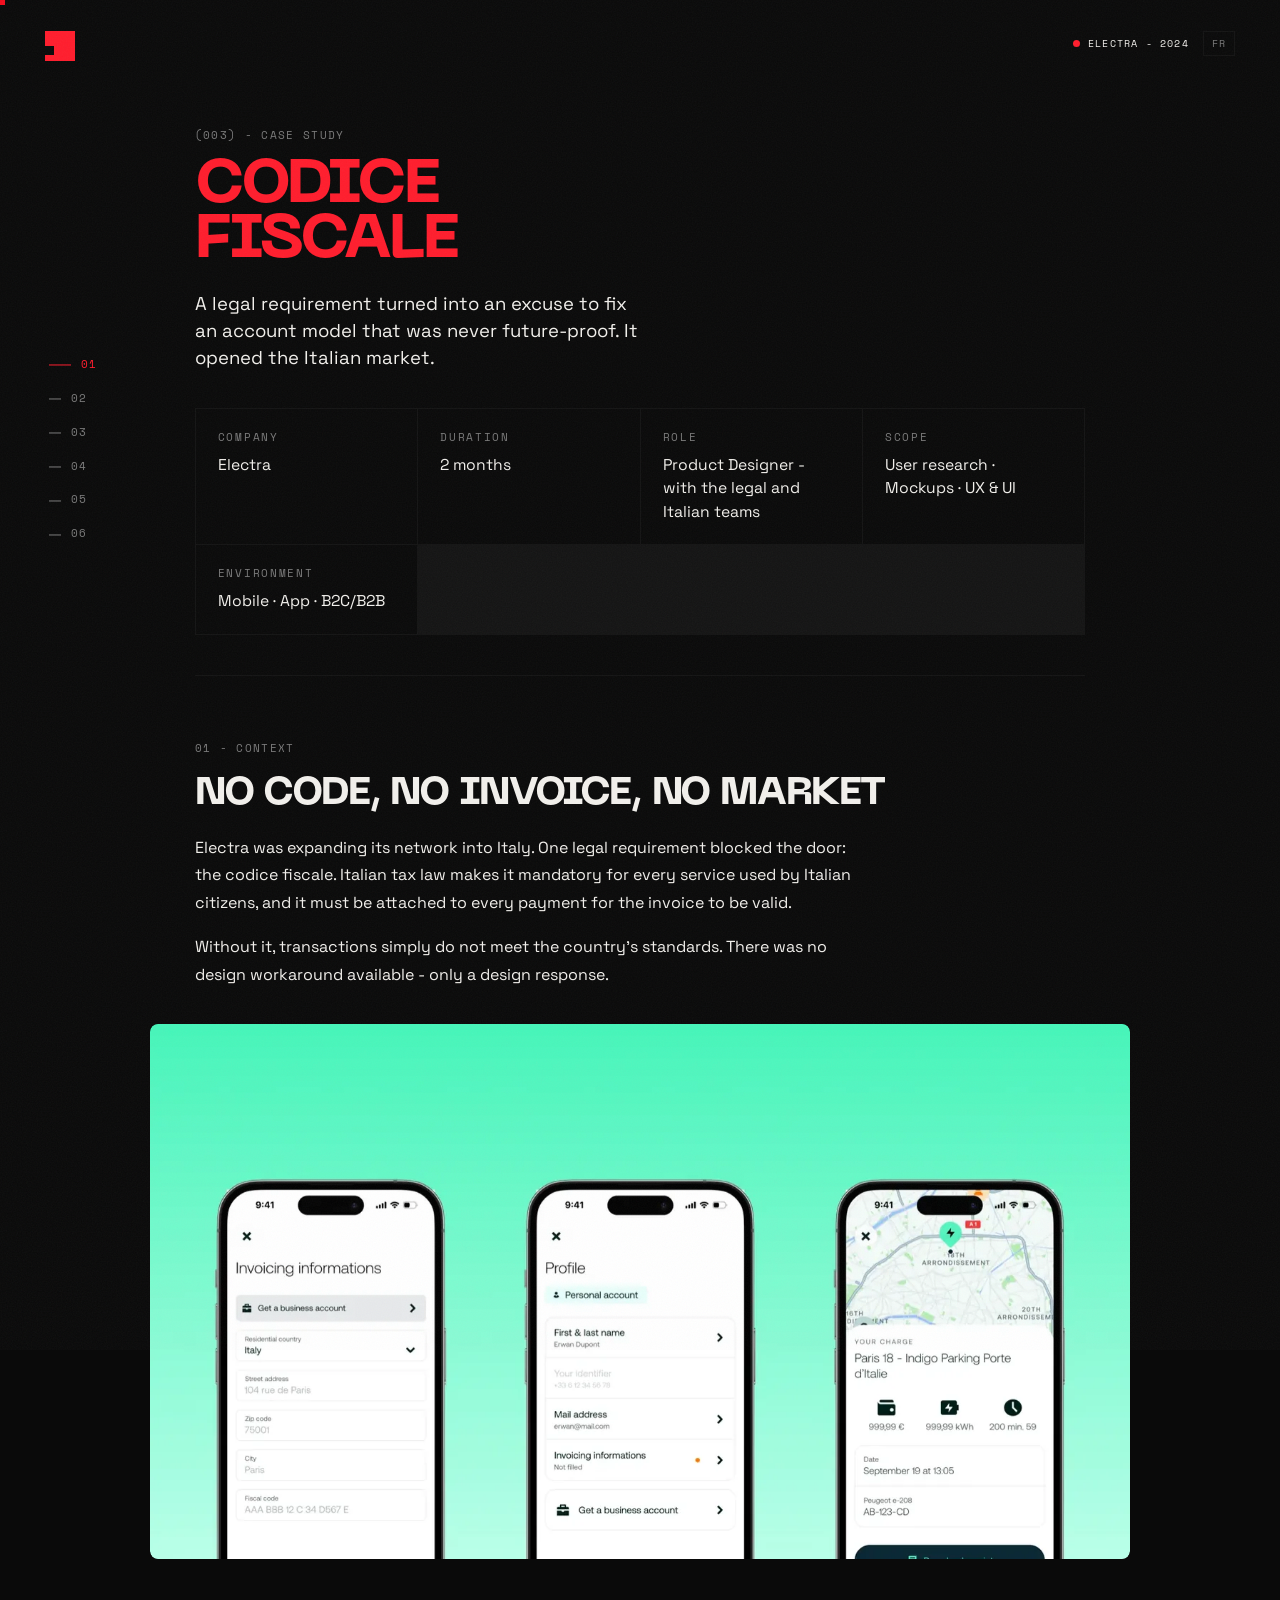
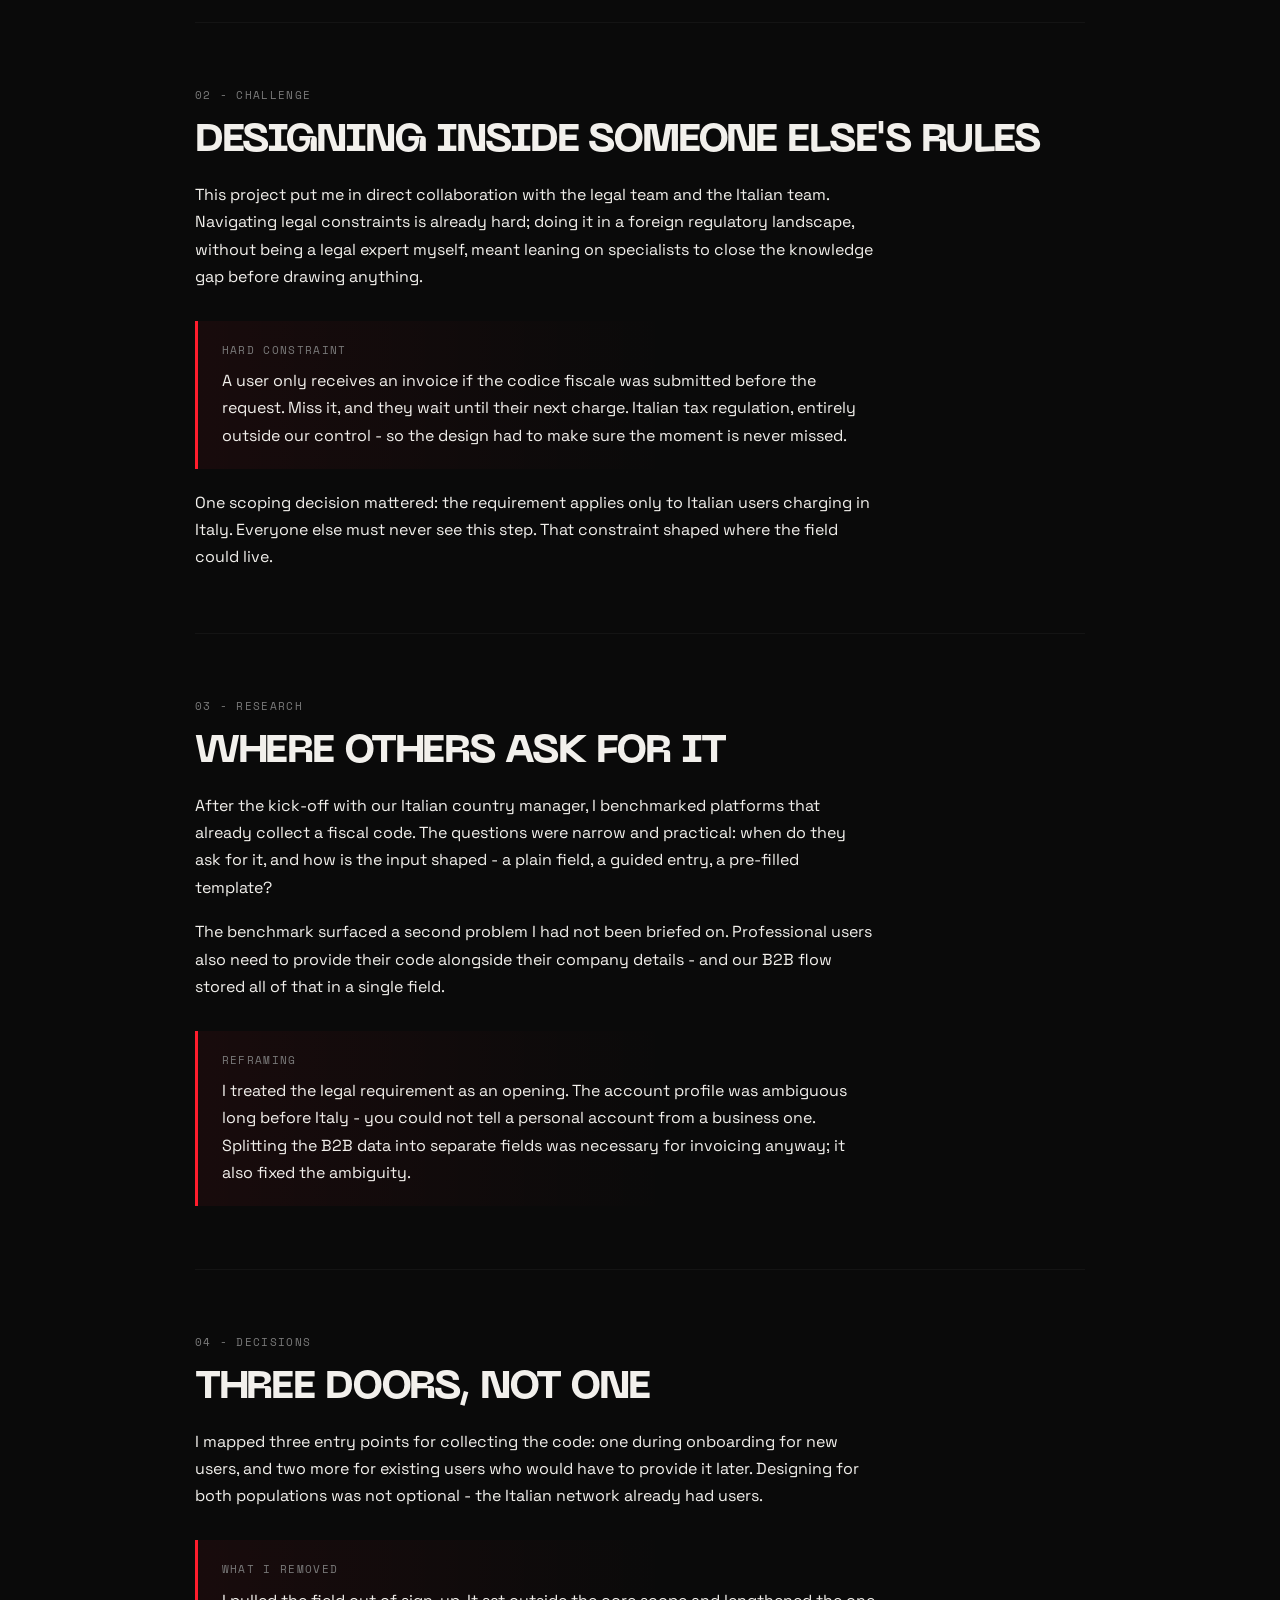
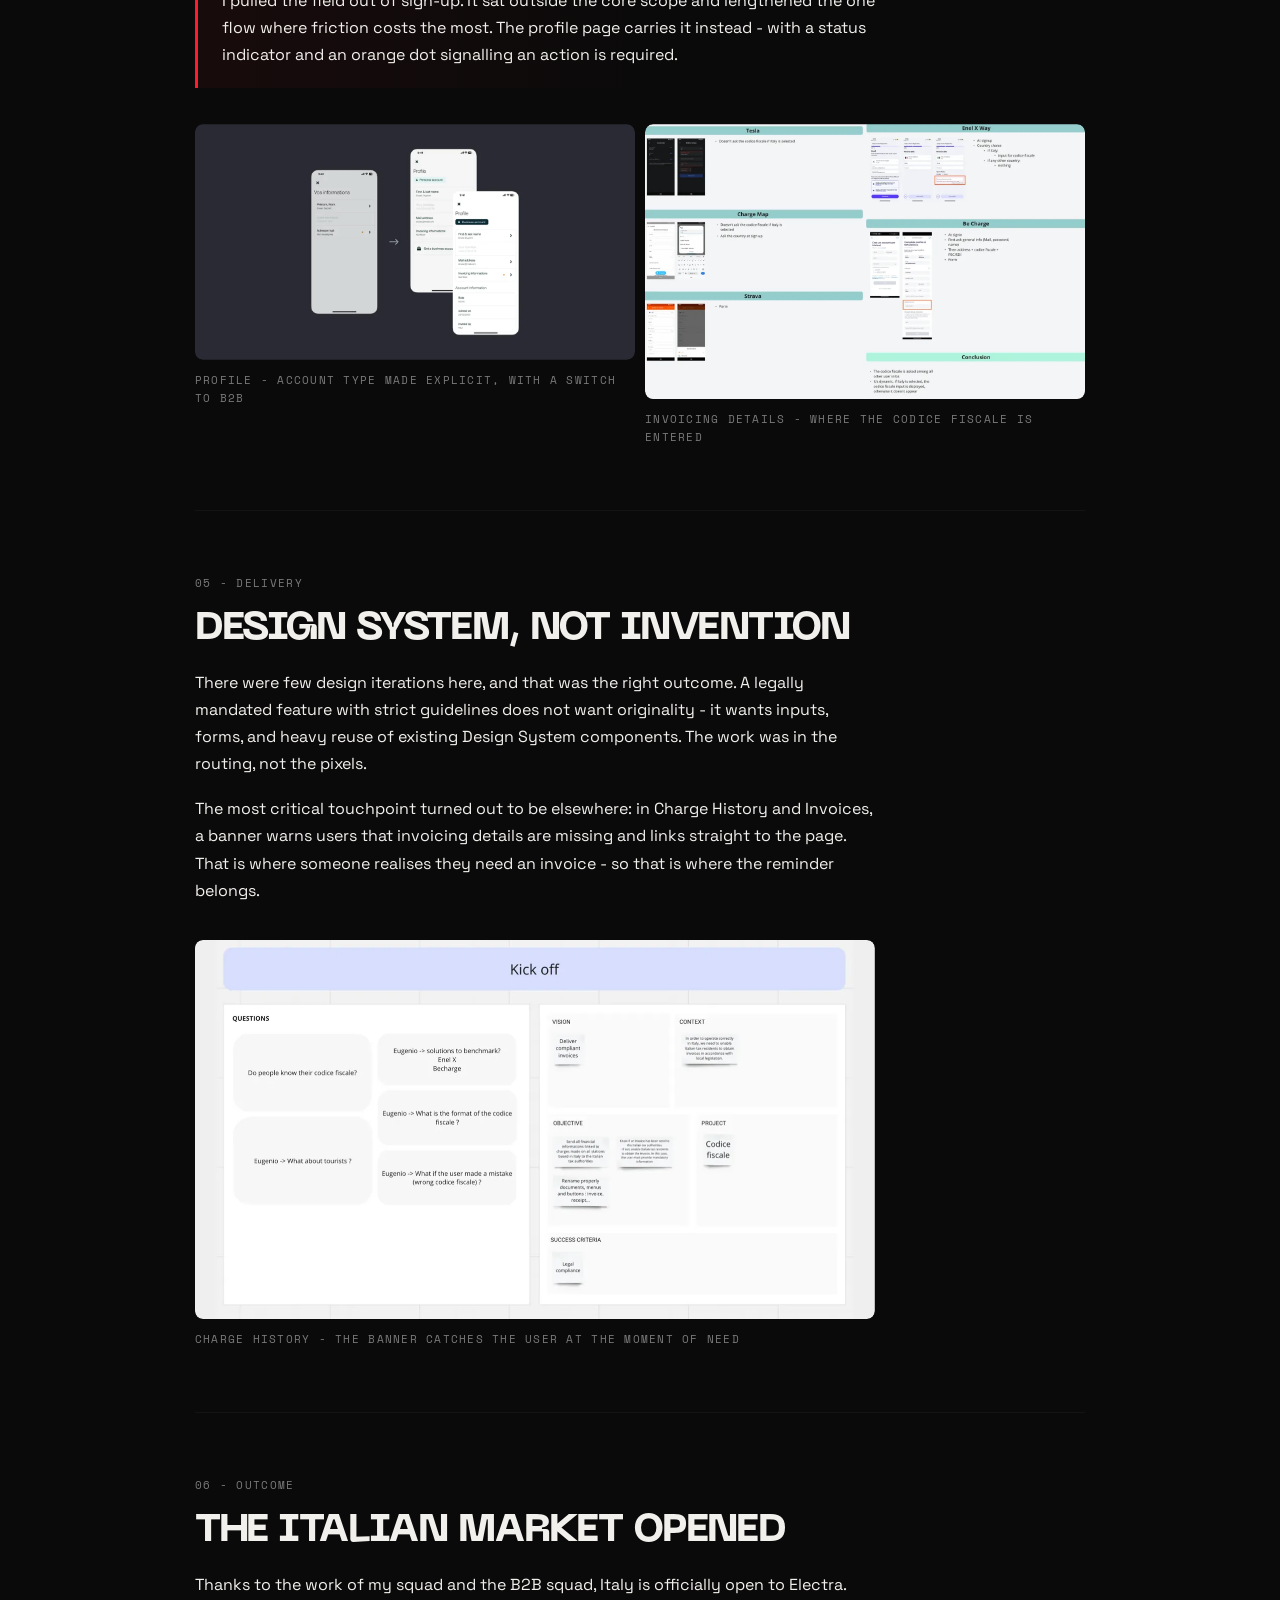
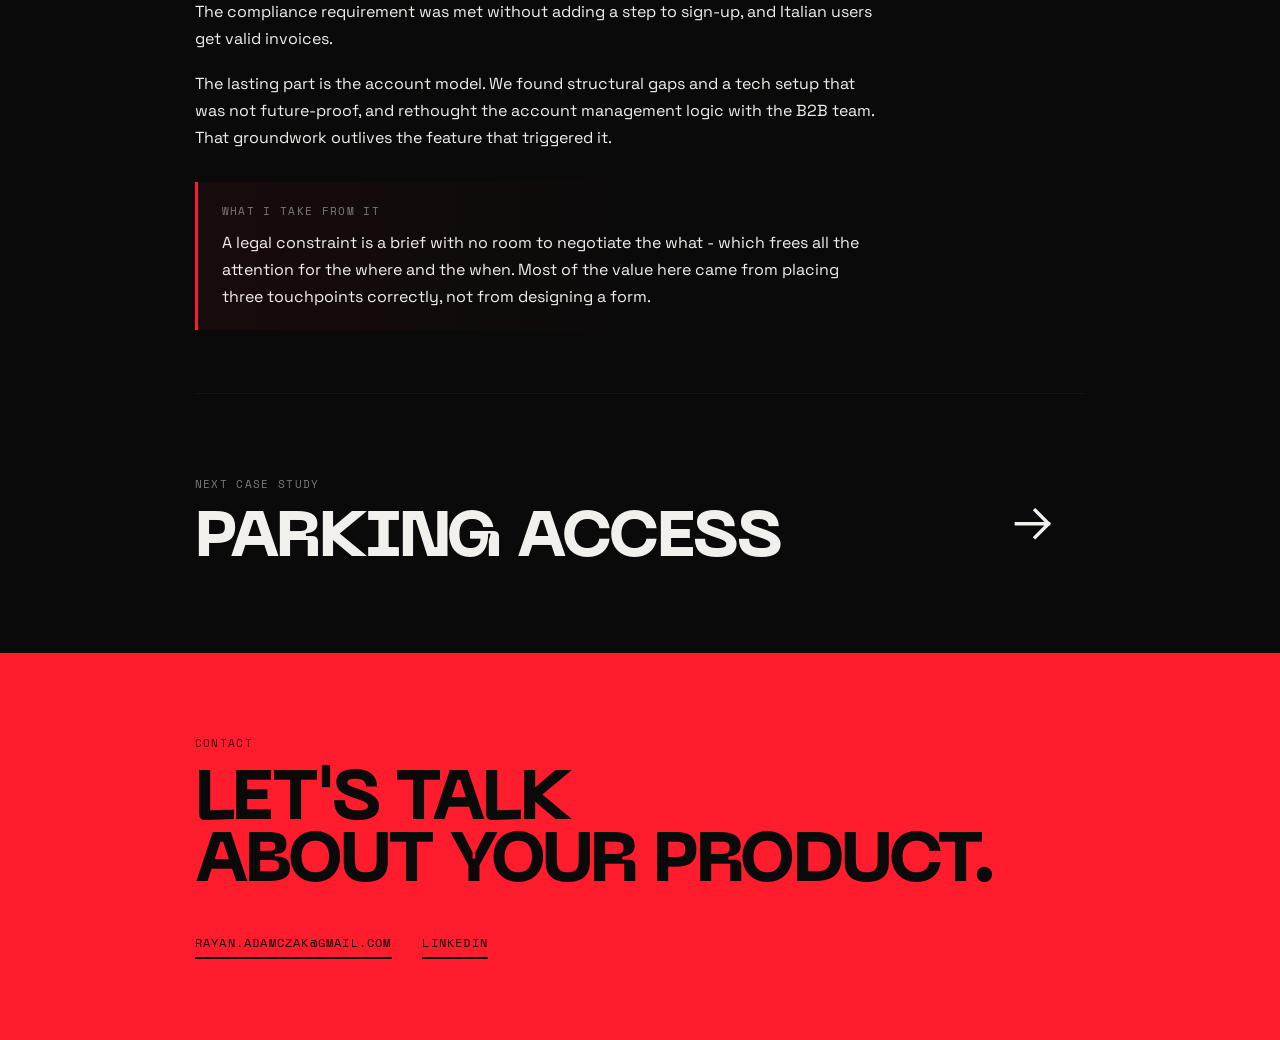
<file: case-codice-fiscale.html>
<!doctype html>
<html lang="fr">
<head>
<meta charset="utf-8">
<meta name="viewport" content="width=device-width, initial-scale=1">
<title>Codice Fiscale - Rayan Adamczak</title>
<meta name="description" content="Une obligation fiscale italienne transformée en refonte du modèle de compte.">
<meta name="theme-color" content="#0A0A0A">
<link rel="icon" href="assets/favicon.svg" type="image/svg+xml">
<link rel="icon" href="/favicon.ico" sizes="any">
<link rel="apple-touch-icon" href="/assets/apple-touch-icon.png">
<link rel="canonical" href="https://rayan.design/case-codice-fiscale">
<meta property="og:type" content="article">
<meta property="og:title" content="Codice Fiscale - Rayan Adamczak">
<meta property="og:description" content="Une obligation fiscale italienne transformée en refonte du modèle de compte.">
<meta property="og:image" content="https://rayan.design/assets/og-codice-fiscale.jpg">
<meta property="og:image:width" content="1200">
<meta property="og:image:height" content="630">
<meta property="og:url" content="https://rayan.design/case-codice-fiscale">
<meta name="twitter:card" content="summary_large_image">
<link rel="preconnect" href="https://fonts.googleapis.com">
<link rel="preconnect" href="https://fonts.gstatic.com" crossorigin>
<link href="https://fonts.googleapis.com/css2?family=Space+Grotesk:wght@400;500;700&family=Space+Mono:wght@400;700&display=swap" rel="stylesheet">
<link rel="stylesheet" href="assets/case.css">
</head>
<body>
<div class="grain"></div>
<div class="cur" id="cur"></div>

<a class="logo" href="./" aria-label="Accueil"><span class="pupille"></span></a>
<div class="status">
  <span class="dot"></span><span>Electra - 2024</span>
  <button class="langue" id="langue" type="button">EN</button>
</div>

<nav class="sommaire" aria-label="Sommaire">
  <a href="#s01"><span class="n">01</span><span data-en="Context">Contexte</span></a>
  <a href="#s02"><span class="n">02</span><span data-en="Challenge">Défi</span></a>
  <a href="#s03"><span class="n">03</span><span data-en="Research">Recherche</span></a>
  <a href="#s04"><span class="n">04</span><span data-en="Decisions">Décisions</span></a>
  <a href="#s05"><span class="n">05</span><span data-en="Delivery">Livraison</span></a>
  <a href="#s06"><span class="n">06</span><span data-en="Outcome">Résultat</span></a>
</nav>

<main>

<header class="entete">
  <div class="label" data-en="(003) - Case study">(003) - Case study</div>
  <h1>Codice<br>Fiscale</h1>
  <p class="chapo" data-en="A legal requirement turned into an excuse to fix an account model that was never future-proof. It opened the Italian market.">Une obligation légale transformée en prétexte pour réparer un modèle de compte qui n'avait jamais été pensé pour durer. Elle a ouvert le marché italien.</p>

  <dl class="fiche">
    <div><dt data-en="Company">Entreprise</dt><dd>Electra</dd></div>
    <div><dt data-en="Duration">Durée</dt><dd data-en="2 months">2 mois</dd></div>
    <div><dt data-en="Role">Rôle</dt><dd data-en="Product Designer - with the legal and Italian teams">Product Designer - avec les équipes juridique et italienne</dd></div>
    <div><dt data-en="Scope">Périmètre</dt><dd data-en="User research · Mockups · UX &amp; UI">Recherche utilisateur · Maquettes · UX &amp; UI</dd></div>
    <div><dt data-en="Environment">Environnement</dt><dd>Mobile · App · B2C/B2B</dd></div>
  </dl>
</header>

<section class="bloc" id="s01">
  <div class="label" data-en="01 - Context">01 - Contexte</div>
  <h2 data-en="No code, no invoice, no market">Pas de code, pas de facture, pas de marché</h2>
  <p data-en="Electra was expanding its network into Italy. One legal requirement blocked the door: the codice fiscale. Italian tax law makes it mandatory for every service used by Italian citizens, and it must be attached to every payment for the invoice to be valid.">Electra étendait son réseau en Italie. Une obligation légale bloquait la porte : le codice fiscale. Le droit fiscal italien le rend obligatoire pour tout service utilisé par un citoyen italien, et il doit être rattaché à chaque paiement pour que la facture soit valide.</p>
  <p data-en="Without it, transactions simply do not meet the country's standards. There was no design workaround available - only a design response.">Sans lui, les transactions ne respectent tout simplement pas les standards du pays. Il n'existait aucun contournement possible par le design - seulement une réponse de design.</p>
  <figure class="plein">
    <img src="assets/cases/codice-fiscale/cover.webp" alt="Codice Fiscale" loading="lazy" width="1374" height="751">
  </figure>
</section>

<section class="bloc" id="s02">
  <div class="label" data-en="02 - Challenge">02 - Défi</div>
  <h2 data-en="Designing inside someone else's rules">Concevoir dans les règles d'un autre</h2>
  <p data-en="This project put me in direct collaboration with the legal team and the Italian team. Navigating legal constraints is already hard; doing it in a foreign regulatory landscape, without being a legal expert myself, meant leaning on specialists to close the knowledge gap before drawing anything.">Ce projet m'a mis en collaboration directe avec l'équipe juridique et l'équipe italienne. Naviguer dans des contraintes légales est déjà difficile ; le faire dans le cadre réglementaire d'un autre pays, sans être juriste, imposait de s'appuyer sur les spécialistes pour combler l'écart de connaissance avant de dessiner quoi que ce soit.</p>
  <div class="encadre">
    <div class="label" data-en="Hard constraint">Contrainte dure</div>
    <p data-en="A user only receives an invoice if the codice fiscale was submitted before the request. Miss it, and they wait until their next charge. Italian tax regulation, entirely outside our control - so the design had to make sure the moment is never missed.">L'utilisateur ne reçoit sa facture que si le codice fiscale a été renseigné avant la demande. S'il le rate, il attend la recharge suivante. Réglementation fiscale italienne, totalement hors de notre contrôle - le design devait donc garantir que ce moment ne soit jamais raté.</p>
  </div>
  <p data-en="One scoping decision mattered: the requirement applies only to Italian users charging in Italy. Everyone else must never see this step. That constraint shaped where the field could live.">Une décision de cadrage comptait : l'obligation ne s'applique qu'aux utilisateurs italiens rechargeant en Italie. Tous les autres ne doivent jamais voir cette étape. Cette contrainte a déterminé où le champ pouvait vivre.</p>
</section>

<section class="bloc" id="s03">
  <div class="label" data-en="03 - Research">03 - Recherche</div>
  <h2 data-en="Where others ask for it">Où les autres le demandent</h2>
  <p data-en="After the kick-off with our Italian country manager, I benchmarked platforms that already collect a fiscal code. The questions were narrow and practical: when do they ask for it, and how is the input shaped - a plain field, a guided entry, a pre-filled template?">Après le kick-off avec notre country manager italien, j'ai benchmarké les plateformes qui collectent déjà un code fiscal. Les questions étaient étroites et pratiques : à quel moment le demandent-elles, et comment est formaté le champ - saisie libre, guidée, gabarit pré-rempli ?</p>
  <p data-en="The benchmark surfaced a second problem I had not been briefed on. Professional users also need to provide their code alongside their company details - and our B2B flow stored all of that in a single field.">Le benchmark a fait remonter un second problème pour lequel je n'avais pas été briefé. Les utilisateurs professionnels doivent aussi fournir leur code avec les informations de leur société - et notre parcours B2B stockait tout ça dans un seul champ.</p>
  <div class="encadre">
    <div class="label" data-en="Reframing">Recadrage</div>
    <p data-en="I treated the legal requirement as an opening. The account profile was ambiguous long before Italy - you could not tell a personal account from a business one. Splitting the B2B data into separate fields was necessary for invoicing anyway; it also fixed the ambiguity.">J'ai traité l'obligation légale comme une ouverture. Le profil de compte était ambigu bien avant l'Italie - on ne distinguait pas un compte personnel d'un compte professionnel. Éclater les données B2B en champs séparés était de toute façon nécessaire pour la facturation ; ça réglait aussi l'ambiguïté.</p>
  </div>
</section>

<section class="bloc" id="s04">
  <div class="label" data-en="04 - Decisions">04 - Décisions</div>
  <h2 data-en="Three doors, not one">Trois portes, pas une</h2>
  <p data-en="I mapped three entry points for collecting the code: one during onboarding for new users, and two more for existing users who would have to provide it later. Designing for both populations was not optional - the Italian network already had users.">J'ai cartographié trois points d'entrée pour collecter le code : un pendant l'onboarding des nouveaux utilisateurs, et deux autres pour les utilisateurs existants devant le fournir plus tard. Concevoir pour les deux populations n'était pas optionnel - le réseau italien avait déjà des utilisateurs.</p>
  <div class="encadre">
    <div class="label" data-en="What I removed">Ce que j'ai retiré</div>
    <p data-en="I pulled the field out of sign-up. It sat outside the core scope and lengthened the one flow where friction costs the most. The profile page carries it instead - with a status indicator and an orange dot signalling an action is required.">J'ai retiré le champ de l'inscription. Il sortait du périmètre central et allongeait le seul parcours où la friction coûte le plus cher. C'est la page profil qui le porte - avec un indicateur de statut et une pastille orange signalant qu'une action est attendue.</p>
  </div>
  <div class="duo">
    <figure>
      <img src="assets/cases/codice-fiscale/mockups-1.webp" alt="Page profil" loading="lazy" width="1352" height="723">
      <figcaption data-en="Profile - account type made explicit, with a switch to B2B">Profil - le type de compte devient explicite, avec bascule vers B2B</figcaption>
    </figure>
    <figure>
      <img src="assets/cases/codice-fiscale/mockups-2.webp" alt="Détails de facturation" loading="lazy" width="1346" height="841">
      <figcaption data-en="Invoicing details - where the codice fiscale is entered">Détails de facturation - où le codice fiscale se saisit</figcaption>
    </figure>
  </div>
</section>

<section class="bloc" id="s05">
  <div class="label" data-en="05 - Delivery">05 - Livraison</div>
  <h2 data-en="Design System, not invention">Design System, pas invention</h2>
  <p data-en="There were few design iterations here, and that was the right outcome. A legally mandated feature with strict guidelines does not want originality - it wants inputs, forms, and heavy reuse of existing Design System components. The work was in the routing, not the pixels.">Il y a eu peu d'itérations de design ici, et c'était le bon résultat. Une fonctionnalité imposée par la loi, avec des règles strictes, ne demande pas d'originalité - elle demande des champs, des formulaires, et une forte réutilisation des composants du Design System. Le travail était dans le routage, pas dans les pixels.</p>
  <p data-en="The most critical touchpoint turned out to be elsewhere: in Charge History and Invoices, a banner warns users that invoicing details are missing and links straight to the page. That is where someone realises they need an invoice - so that is where the reminder belongs.">Le point de contact le plus critique s'est révélé ailleurs : dans l'historique de recharge et les factures, une bannière prévient que les informations de facturation manquent et renvoie directement à la page. C'est là qu'on réalise qu'on a besoin d'une facture - c'est donc là que le rappel doit se trouver.</p>
  <figure>
    <img src="assets/cases/codice-fiscale/mockups-3.webp" alt="Bannière dans l'historique de recharge" loading="lazy" width="1356" height="756">
    <figcaption data-en="Charge history - the banner catches the user at the moment of need">Historique de recharge - la bannière attrape l'utilisateur au moment du besoin</figcaption>
  </figure>
</section>

<section class="bloc" id="s06">
  <div class="label" data-en="06 - Outcome">06 - Résultat</div>
  <h2 data-en="The Italian market opened">Le marché italien s'est ouvert</h2>
  <p data-en="Thanks to the work of my squad and the B2B squad, Italy is officially open to Electra. The compliance requirement was met without adding a step to sign-up, and Italian users get valid invoices.">Grâce au travail de ma squad et de la squad B2B, l'Italie est officiellement ouverte à Electra. L'obligation de conformité est remplie sans ajouter d'étape à l'inscription, et les utilisateurs italiens reçoivent des factures valides.</p>
  <p data-en="The lasting part is the account model. We found structural gaps and a tech setup that was not future-proof, and rethought the account management logic with the B2B team. That groundwork outlives the feature that triggered it.">Ce qui reste, c'est le modèle de compte. Nous avons trouvé des manques structurels et une architecture technique qui n'était pas pensée pour durer, et repensé la logique de gestion de compte avec l'équipe B2B. Ce socle survivra à la fonctionnalité qui l'a déclenché.</p>
  <div class="encadre">
    <div class="label" data-en="What I take from it">Ce que j'en retire</div>
    <p data-en="A legal constraint is a brief with no room to negotiate the what - which frees all the attention for the where and the when. Most of the value here came from placing three touchpoints correctly, not from designing a form.">Une contrainte légale est un brief où le « quoi » ne se négocie pas - ce qui libère toute l'attention pour le « où » et le « quand ». L'essentiel de la valeur ici vient d'avoir placé trois points de contact au bon endroit, pas d'avoir dessiné un formulaire.</p>
  </div>
</section>

<a class="suivant" href="case-parking-access">
  <div class="label" data-en="Next case study">Projet suivant</div>
  <h3>Parking Access</h3>
</a>

</main>

<section class="contact">
  <div class="label" data-en="Contact">Contact</div>
  <h2 data-en="Let's talk&lt;br&gt;about your product.">Parlons<br>de votre produit.</h2>
  <div class="liens">
    <a href="mailto:rayan.adamczak@gmail.com">rayan.adamczak@gmail.com</a>
    <a href="https://www.linkedin.com/in/rayan-adamczak/" target="_blank" rel="noopener">LinkedIn</a>
  </div>
</section>

<script>
window.ARIA = {fr:{'.logo':'Accueil'}, en:{'.logo':'Home'}};
</script>
<script src="assets/i18n.js"></script>
<script src="assets/case.js"></script>

<!-- Statistiques : agrégat seulement, ni cookie ni IP conservée, donc pas
     de bandeau de consentement. -->
<script data-goatcounter="https://reikurooo.goatcounter.com/count"
        async src="//gc.zgo.at/count.js"></script>
</body>
</html>
</file>
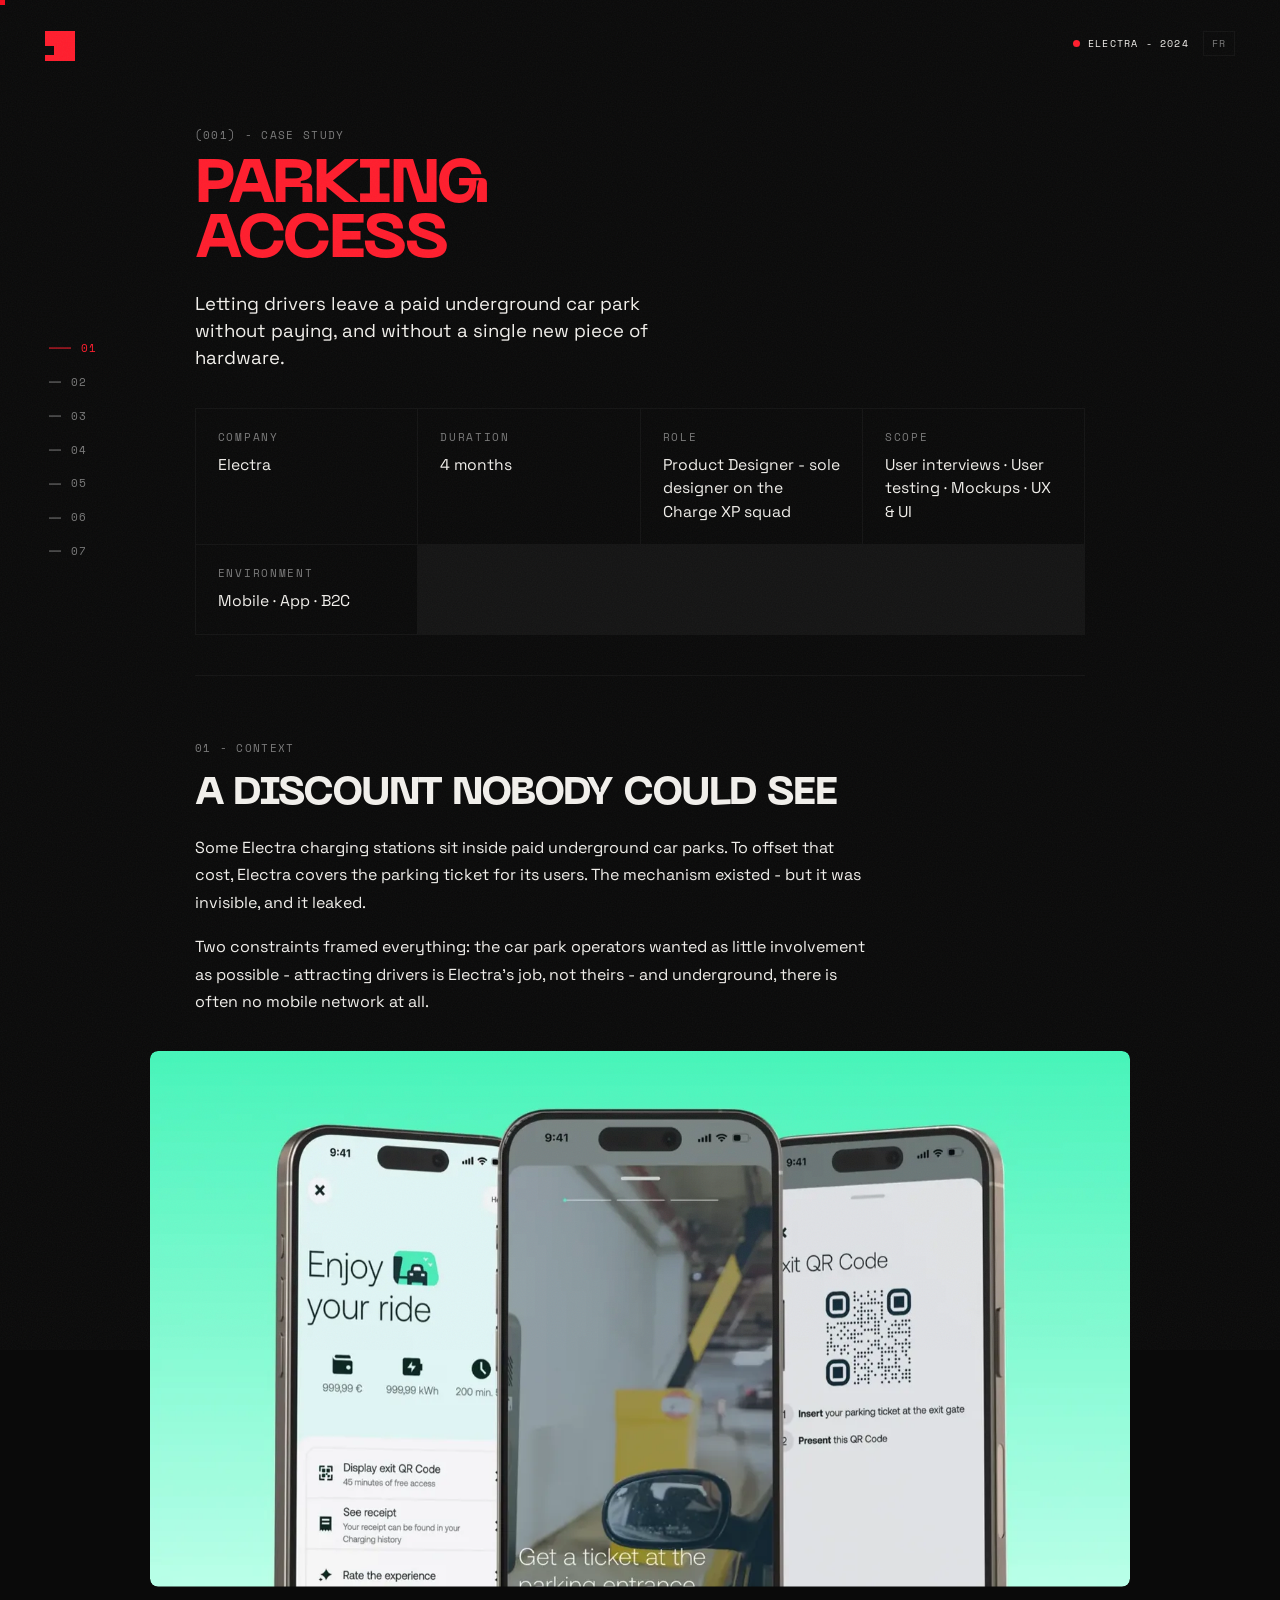
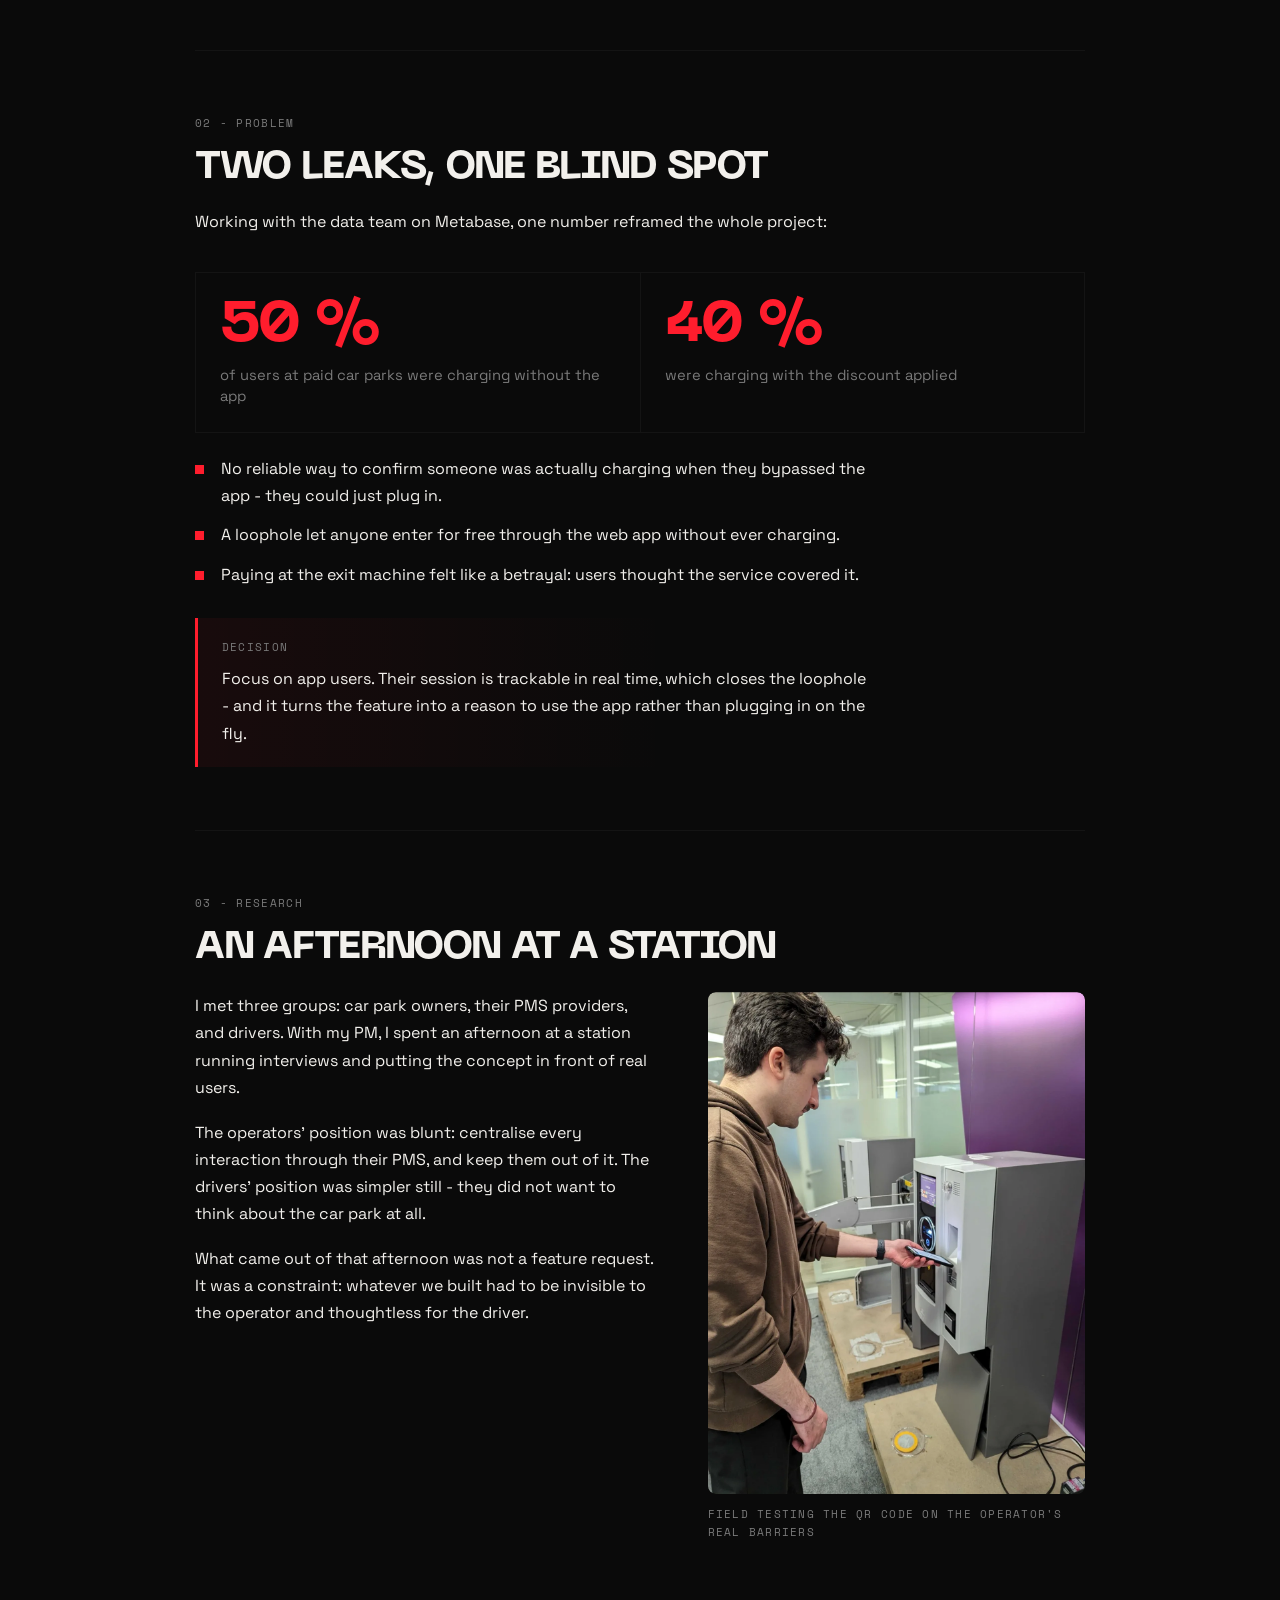
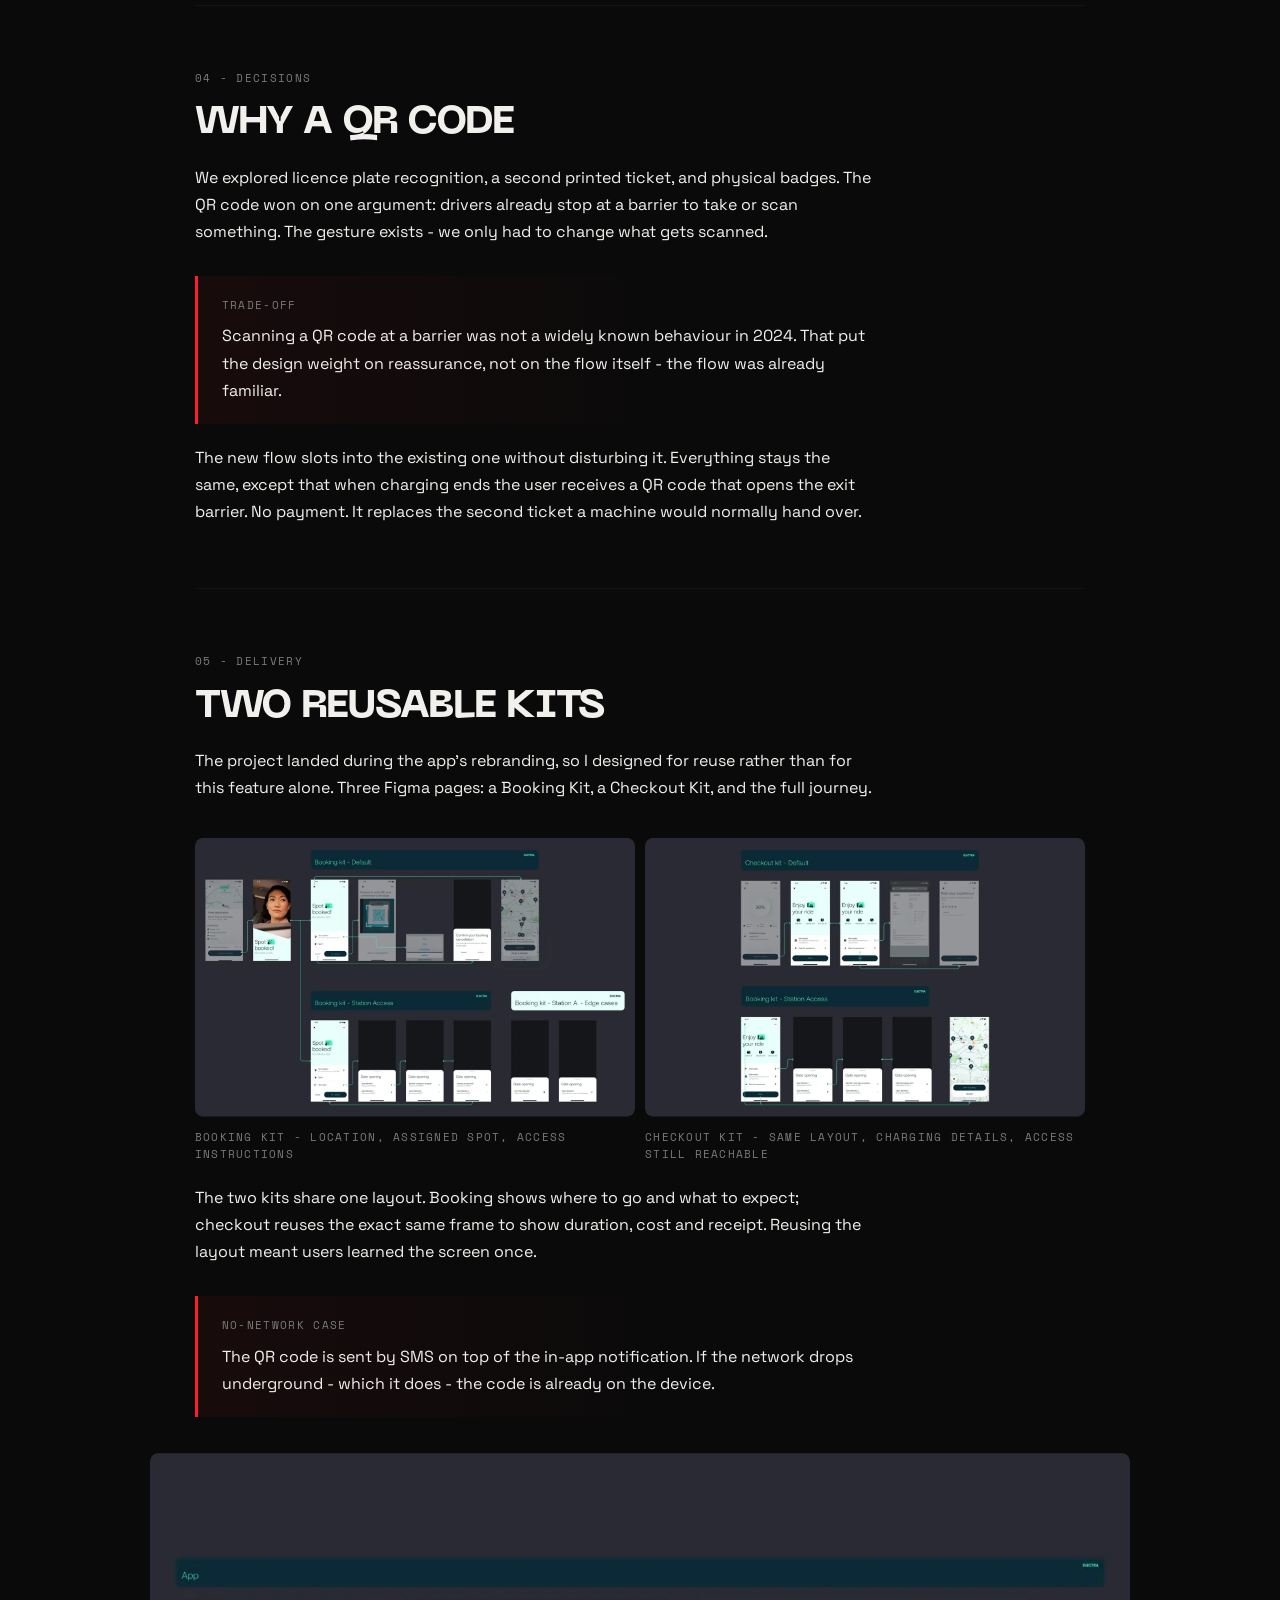
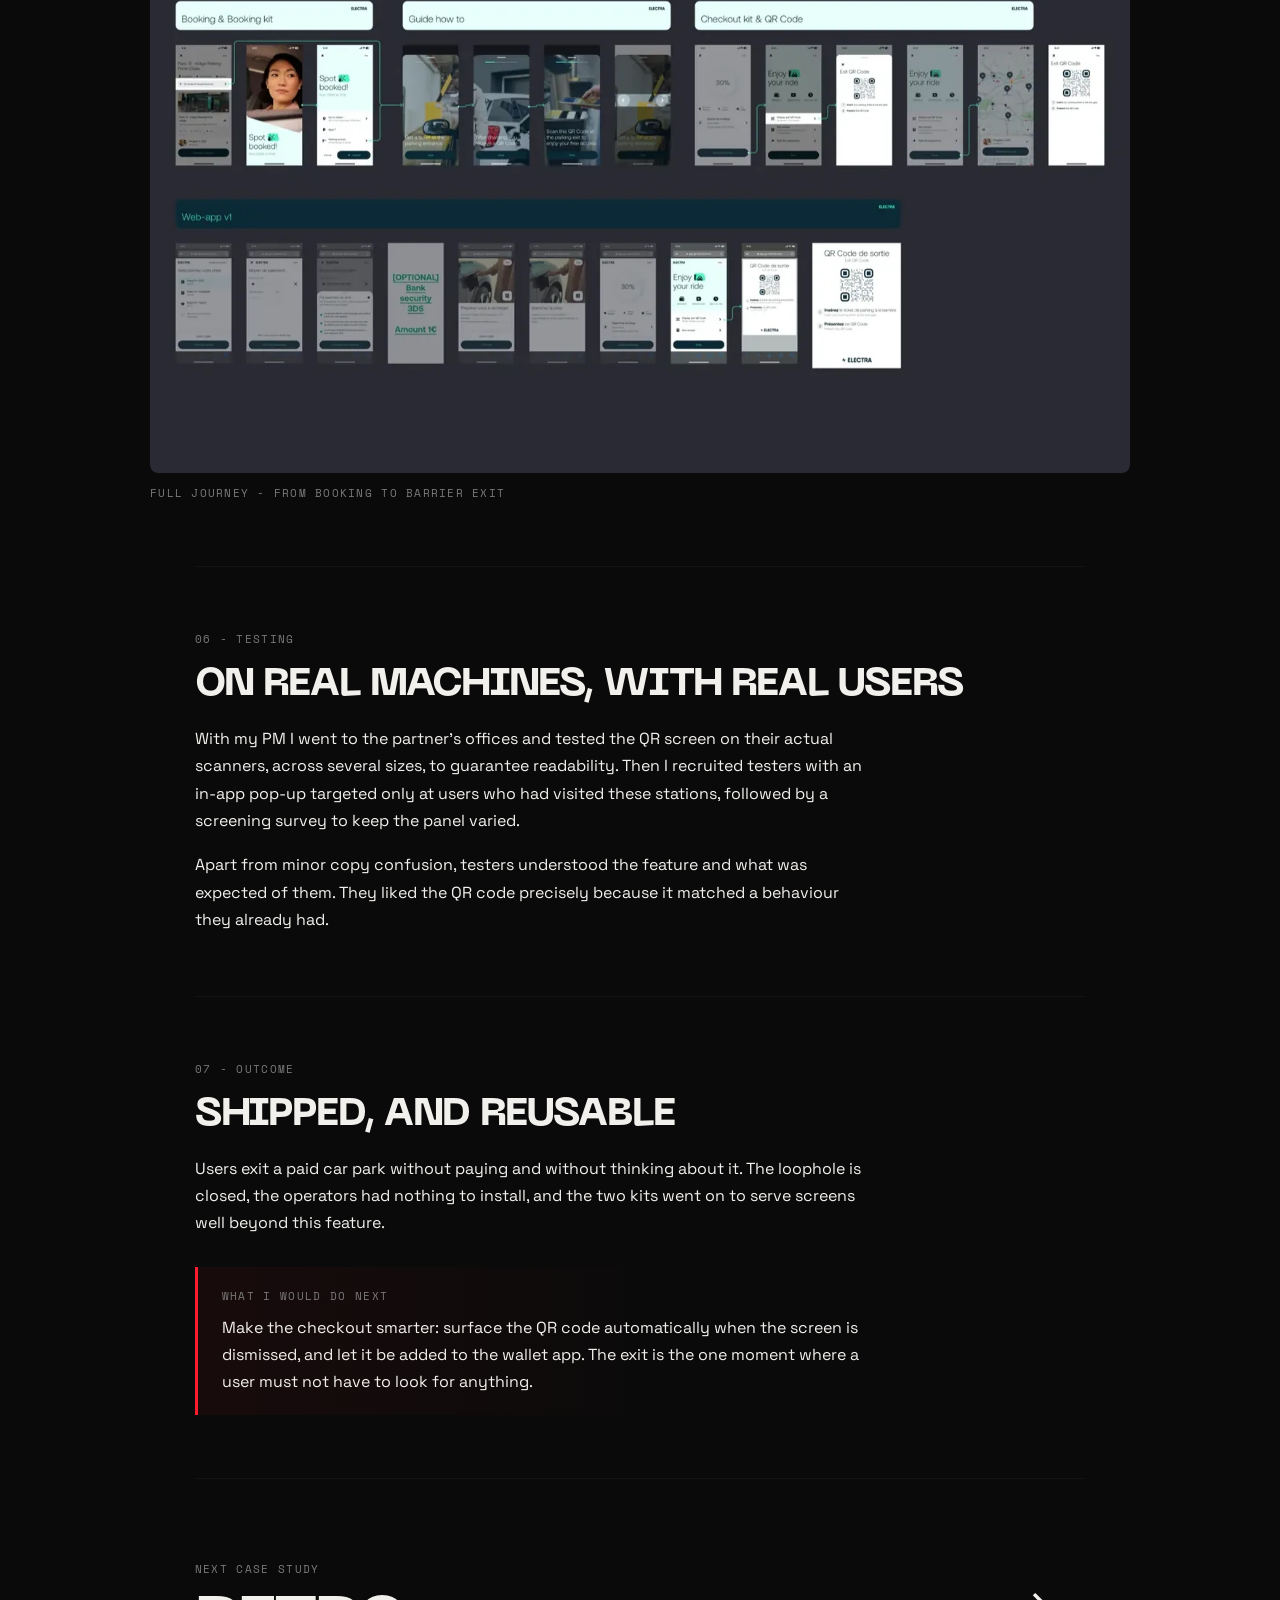
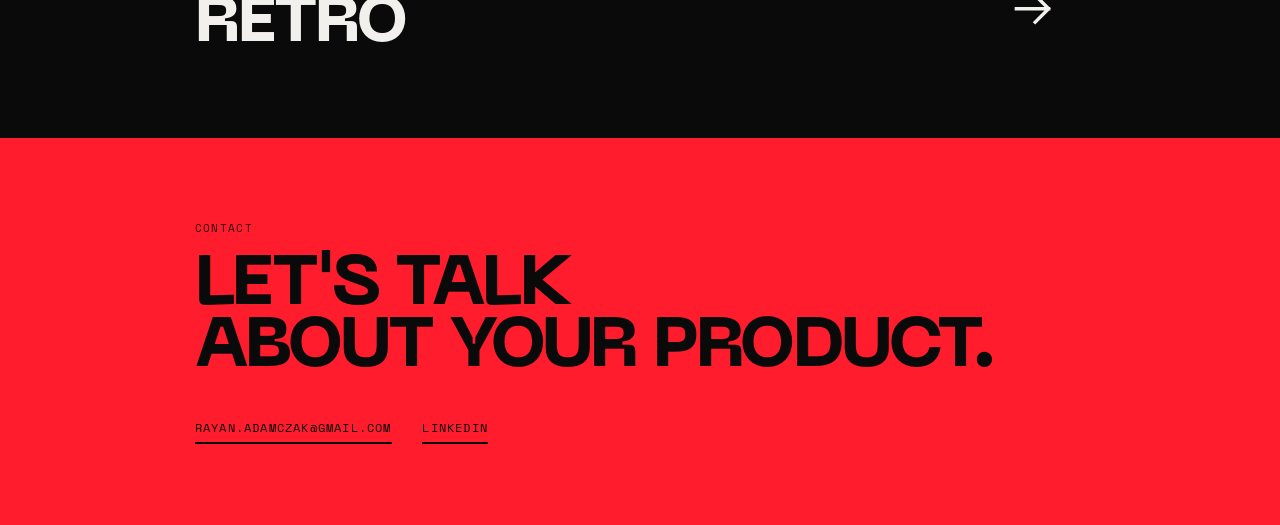
<file: case-parking-access.html>
<!doctype html>
<html lang="fr">
<head>
<meta charset="utf-8">
<meta name="viewport" content="width=device-width, initial-scale=1">
<title>Parking Access - Rayan Adamczak</title>
<meta name="description" content="Sortir d'un parking payant sans payer, sans nouveau matériel. Electra, 4 mois.">
<meta name="theme-color" content="#0A0A0A">
<link rel="icon" href="assets/favicon.svg" type="image/svg+xml">
<link rel="icon" href="/favicon.ico" sizes="any">
<link rel="apple-touch-icon" href="/assets/apple-touch-icon.png">
<link rel="canonical" href="https://rayan.design/case-parking-access">
<meta property="og:type" content="article">
<meta property="og:title" content="Parking Access - Rayan Adamczak">
<meta property="og:description" content="Sortir d'un parking payant sans payer, sans nouveau matériel. Electra, 4 mois.">
<meta property="og:image" content="https://rayan.design/assets/og-parking-access.jpg">
<meta property="og:image:width" content="1200">
<meta property="og:image:height" content="630">
<meta property="og:url" content="https://rayan.design/case-parking-access">
<meta name="twitter:card" content="summary_large_image">
<link rel="preconnect" href="https://fonts.googleapis.com">
<link rel="preconnect" href="https://fonts.gstatic.com" crossorigin>
<link href="https://fonts.googleapis.com/css2?family=Space+Grotesk:wght@400;500;700&family=Space+Mono:wght@400;700&display=swap" rel="stylesheet">
<link rel="stylesheet" href="assets/case.css">
</head>
<body>
<div class="grain"></div>
<div class="cur" id="cur"></div>

<a class="logo" href="./" aria-label="Accueil"><span class="pupille"></span></a>
<div class="status">
  <span class="dot"></span><span>Electra - 2024</span>
  <button class="langue" id="langue" type="button">EN</button>
</div>

<nav class="sommaire" aria-label="Sommaire">
  <a href="#s01"><span class="n">01</span><span data-en="Context">Contexte</span></a>
  <a href="#s02"><span class="n">02</span><span data-en="Problem">Problème</span></a>
  <a href="#s03"><span class="n">03</span><span data-en="Research">Recherche</span></a>
  <a href="#s04"><span class="n">04</span><span data-en="Decisions">Décisions</span></a>
  <a href="#s05"><span class="n">05</span><span data-en="Delivery">Livraison</span></a>
  <a href="#s06"><span class="n">06</span><span data-en="Testing">Tests</span></a>
  <a href="#s07"><span class="n">07</span><span data-en="Outcome">Résultat</span></a>
</nav>

<main>

<header class="entete">
  <div class="label" data-en="(001) - Case study">(001) - Case study</div>
  <h1>Parking<br>Access</h1>
  <p class="chapo" data-en="Letting drivers leave a paid underground car park without paying, and without a single new piece of hardware.">Faire sortir un conducteur d'un parking souterrain payant sans qu'il paie, et sans installer le moindre matériel supplémentaire.</p>

  <dl class="fiche">
    <div><dt data-en="Company">Entreprise</dt><dd>Electra</dd></div>
    <div><dt data-en="Duration">Durée</dt><dd data-en="4 months">4 mois</dd></div>
    <div><dt data-en="Role">Rôle</dt><dd data-en="Product Designer - sole designer on the Charge XP squad">Product Designer - seul designer de la squad Charge XP</dd></div>
    <div><dt data-en="Scope">Périmètre</dt><dd data-en="User interviews · User testing · Mockups · UX &amp; UI">Entretiens · Tests utilisateurs · Maquettes · UX &amp; UI</dd></div>
    <div><dt data-en="Environment">Environnement</dt><dd>Mobile · App · B2C</dd></div>
  </dl>
</header>

<section class="bloc" id="s01">
  <div class="label" data-en="01 - Context">01 - Contexte</div>
  <h2 data-en="A discount nobody could see">Une remise que personne ne voyait</h2>
  <p data-en="Some Electra charging stations sit inside paid underground car parks. To offset that cost, Electra covers the parking ticket for its users. The mechanism existed - but it was invisible, and it leaked.">Certaines bornes Electra sont installées dans des parkings souterrains payants. Pour compenser ce coût, Electra prend le ticket à sa charge. Le mécanisme existait - mais il était invisible, et il fuyait.</p>
  <p data-en="Two constraints framed everything: the car park operators wanted as little involvement as possible - attracting drivers is Electra's job, not theirs - and underground, there is often no mobile network at all.">Deux contraintes cadraient tout : les exploitants de parkings voulaient s'impliquer le moins possible - attirer les conducteurs, c'est le métier d'Electra, pas le leur - et en sous-sol, il n'y a souvent aucun réseau mobile.</p>
  <figure class="plein">
    <img src="assets/cases/parking-access/cover.webp" alt="Parking Access" loading="lazy" width="1374" height="751">
  </figure>
</section>

<section class="bloc" id="s02">
  <div class="label" data-en="02 - Problem">02 - Problème</div>
  <h2 data-en="Two leaks, one blind spot">Deux fuites, un angle mort</h2>
  <p data-en="Working with the data team on Metabase, one number reframed the whole project:">En creusant avec l'équipe data sur Metabase, un chiffre a recadré tout le projet :</p>
  <div class="chiffres">
    <div><b>50 %</b><span data-en="of users at paid car parks were charging without the app">des utilisateurs de parkings payants rechargeaient sans passer par l'app</span></div>
    <div><b>40 %</b><span data-en="were charging with the discount applied">rechargeaient avec la remise appliquée</span></div>
  </div>
  <ul>
    <li data-en="No reliable way to confirm someone was actually charging when they bypassed the app - they could just plug in.">Aucun moyen fiable de confirmer qu'une personne rechargeait vraiment si elle contournait l'app - elle pouvait se brancher directement.</li>
    <li data-en="A loophole let anyone enter for free through the web app without ever charging.">Une faille permettait d'entrer gratuitement via la web-app sans jamais recharger.</li>
    <li data-en="Paying at the exit machine felt like a betrayal: users thought the service covered it.">Payer à la borne de sortie était vécu comme une trahison : les utilisateurs pensaient que le service couvrait ça.</li>
  </ul>
  <div class="encadre">
    <div class="label" data-en="Decision">Décision</div>
    <p data-en="Focus on app users. Their session is trackable in real time, which closes the loophole - and it turns the feature into a reason to use the app rather than plugging in on the fly.">Se concentrer sur les utilisateurs de l'app. Leur session est traçable en temps réel, ce qui ferme la faille - et transforme la fonctionnalité en argument pour utiliser l'app plutôt que de se brancher à la volée.</p>
  </div>
</section>

<section class="bloc" id="s03">
  <div class="label" data-en="03 - Research">03 - Recherche</div>
  <h2 data-en="An afternoon at a station">Un après-midi en station</h2>
  <div class="cote">
    <div>
      <p data-en="I met three groups: car park owners, their PMS providers, and drivers. With my PM, I spent an afternoon at a station running interviews and putting the concept in front of real users.">J'ai rencontré trois groupes : les propriétaires de parkings, leurs prestataires PMS, et les conducteurs. Avec mon PM, j'ai passé un après-midi en station à mener des entretiens et à confronter le concept à de vrais utilisateurs.</p>
      <p data-en="The operators' position was blunt: centralise every interaction through their PMS, and keep them out of it. The drivers' position was simpler still - they did not want to think about the car park at all.">La position des exploitants était nette : centraliser toutes les interactions via leur PMS, et ne pas les impliquer. Celle des conducteurs était encore plus simple - ils ne voulaient pas avoir à penser au parking.</p>
      <p data-en="What came out of that afternoon was not a feature request. It was a constraint: whatever we built had to be invisible to the operator and thoughtless for the driver.">Ce qui est ressorti de cet après-midi n'était pas une demande de fonctionnalité. C'était une contrainte : ce qu'on construirait devait être invisible pour l'exploitant et irréfléchi pour le conducteur.</p>
    </div>
    <figure>
      <img src="assets/cases/parking-access/terrain.webp" alt="Test terrain sur une borne Electra" loading="lazy" width="1129" height="1500">
      <figcaption data-en="Field testing the QR code on the operator's real barriers">Test terrain du QR code sur les barrières réelles de l'exploitant</figcaption>
    </figure>
  </div>
</section>

<section class="bloc" id="s04">
  <div class="label" data-en="04 - Decisions">04 - Décisions</div>
  <h2 data-en="Why a QR code">Pourquoi un QR code</h2>
  <p data-en="We explored licence plate recognition, a second printed ticket, and physical badges. The QR code won on one argument: drivers already stop at a barrier to take or scan something. The gesture exists - we only had to change what gets scanned.">Nous avons exploré la reconnaissance de plaque, un second ticket imprimé, et des badges physiques. Le QR code l'a emporté sur un seul argument : le conducteur s'arrête déjà à une barrière pour prendre ou scanner quelque chose. Le geste existe - il suffisait de changer ce qu'on y scanne.</p>
  <div class="encadre">
    <div class="label" data-en="Trade-off">Arbitrage</div>
    <p data-en="Scanning a QR code at a barrier was not a widely known behaviour in 2024. That put the design weight on reassurance, not on the flow itself - the flow was already familiar.">Scanner un QR code à une barrière n'était pas un comportement répandu en 2024. Le poids du design est donc allé sur la réassurance, pas sur le parcours lui-même - celui-ci était déjà familier.</p>
  </div>
  <p data-en="The new flow slots into the existing one without disturbing it. Everything stays the same, except that when charging ends the user receives a QR code that opens the exit barrier. No payment. It replaces the second ticket a machine would normally hand over.">Le nouveau parcours s'insère dans l'existant sans le perturber. Tout reste identique, sauf qu'à la fin de la recharge l'utilisateur reçoit un QR code qui ouvre la barrière de sortie. Aucun paiement. Il remplace le second ticket qu'une borne aurait normalement délivré.</p>
</section>

<section class="bloc" id="s05">
  <div class="label" data-en="05 - Delivery">05 - Livraison</div>
  <h2 data-en="Two reusable kits">Deux kits réutilisables</h2>
  <p data-en="The project landed during the app's rebranding, so I designed for reuse rather than for this feature alone. Three Figma pages: a Booking Kit, a Checkout Kit, and the full journey.">Le projet est tombé pendant le rebranding de l'app : j'ai donc conçu pour la réutilisation plutôt que pour cette seule fonctionnalité. Trois pages Figma : Booking Kit, Checkout Kit, et le parcours complet.</p>
  <div class="duo">
    <figure>
      <img src="assets/cases/parking-access/mockups-1.webp" alt="Booking kit" loading="lazy" width="1352" height="857">
      <figcaption data-en="Booking kit - location, assigned spot, access instructions">Booking kit - localisation, place assignée, instructions d'accès</figcaption>
    </figure>
    <figure>
      <img src="assets/cases/parking-access/mockups-2.webp" alt="Checkout kit" loading="lazy" width="1352" height="857">
      <figcaption data-en="Checkout kit - same layout, charging details, access still reachable">Checkout kit - même gabarit, détails de recharge, accès toujours accessible</figcaption>
    </figure>
  </div>
  <p data-en="The two kits share one layout. Booking shows where to go and what to expect; checkout reuses the exact same frame to show duration, cost and receipt. Reusing the layout meant users learned the screen once.">Les deux kits partagent un seul gabarit. Le booking indique où aller et à quoi s'attendre ; le checkout réutilise exactement le même cadre pour afficher durée, coût et reçu. Réutiliser le gabarit, c'est n'apprendre l'écran qu'une fois.</p>
  <div class="encadre">
    <div class="label" data-en="No-network case">Cas sans réseau</div>
    <p data-en="The QR code is sent by SMS on top of the in-app notification. If the network drops underground - which it does - the code is already on the device.">Le QR code est envoyé par SMS en plus de la notification in-app. Si le réseau tombe en sous-sol - et c'est le cas - le code est déjà sur le téléphone.</p>
  </div>
  <figure class="plein">
    <img src="assets/cases/parking-access/mockups-3.webp" alt="Parcours complet" loading="lazy" width="1348" height="853">
    <figcaption data-en="Full journey - from booking to barrier exit">Parcours complet - de la réservation à la sortie de barrière</figcaption>
  </figure>
</section>

<section class="bloc" id="s06">
  <div class="label" data-en="06 - Testing">06 - Tests</div>
  <h2 data-en="On real machines, with real users">Sur de vraies machines, avec de vrais utilisateurs</h2>
  <p data-en="With my PM I went to the partner's offices and tested the QR screen on their actual scanners, across several sizes, to guarantee readability. Then I recruited testers with an in-app pop-up targeted only at users who had visited these stations, followed by a screening survey to keep the panel varied.">Avec mon PM, je suis allé dans les locaux du partenaire tester l'écran QR sur leurs scanners réels, à plusieurs tailles, pour garantir la lisibilité. J'ai ensuite recruté des testeurs via un pop-up in-app ciblé uniquement sur les utilisateurs passés par ces stations, puis un questionnaire pour garder un panel varié.</p>
  <p data-en="Apart from minor copy confusion, testers understood the feature and what was expected of them. They liked the QR code precisely because it matched a behaviour they already had.">Hors quelques confusions mineures de copy, les testeurs ont compris la fonctionnalité et ce qu'on attendait d'eux. Ils ont apprécié le QR code justement parce qu'il collait à un comportement qu'ils avaient déjà.</p>
</section>

<section class="bloc" id="s07">
  <div class="label" data-en="07 - Outcome">07 - Résultat</div>
  <h2 data-en="Shipped, and reusable">Livré, et réutilisable</h2>
  <p data-en="Users exit a paid car park without paying and without thinking about it. The loophole is closed, the operators had nothing to install, and the two kits went on to serve screens well beyond this feature.">L'utilisateur sort d'un parking payant sans payer et sans y penser. La faille est fermée, les exploitants n'ont rien eu à installer, et les deux kits ont ensuite servi à des écrans bien au-delà de cette fonctionnalité.</p>
  <div class="encadre">
    <div class="label" data-en="What I would do next">Ce que je ferais ensuite</div>
    <p data-en="Make the checkout smarter: surface the QR code automatically when the screen is dismissed, and let it be added to the wallet app. The exit is the one moment where a user must not have to look for anything.">Rendre le checkout plus intelligent : faire apparaître le QR code automatiquement à la fermeture de l'écran, et permettre son ajout au wallet. La sortie est le seul moment où l'utilisateur ne doit rien avoir à chercher.</p>
  </div>
</section>

<a class="suivant" href="case-retro">
  <div class="label" data-en="Next case study">Projet suivant</div>
  <h3>Retro</h3>
</a>

</main>

<section class="contact">
  <div class="label" data-en="Contact">Contact</div>
  <h2 data-en="Let's talk&lt;br&gt;about your product.">Parlons<br>de votre produit.</h2>
  <div class="liens">
    <a href="mailto:rayan.adamczak@gmail.com">rayan.adamczak@gmail.com</a>
    <a href="https://www.linkedin.com/in/rayan-adamczak/" target="_blank" rel="noopener">LinkedIn</a>
  </div>
</section>

<script>
window.ARIA = {fr:{'.logo':'Accueil'}, en:{'.logo':'Home'}};
</script>
<script src="assets/i18n.js"></script>
<script src="assets/case.js"></script>

<!-- Statistiques : agrégat seulement, ni cookie ni IP conservée, donc pas
     de bandeau de consentement. -->
<script data-goatcounter="https://reikurooo.goatcounter.com/count"
        async src="//gc.zgo.at/count.js"></script>
</body>
</html>
</file>
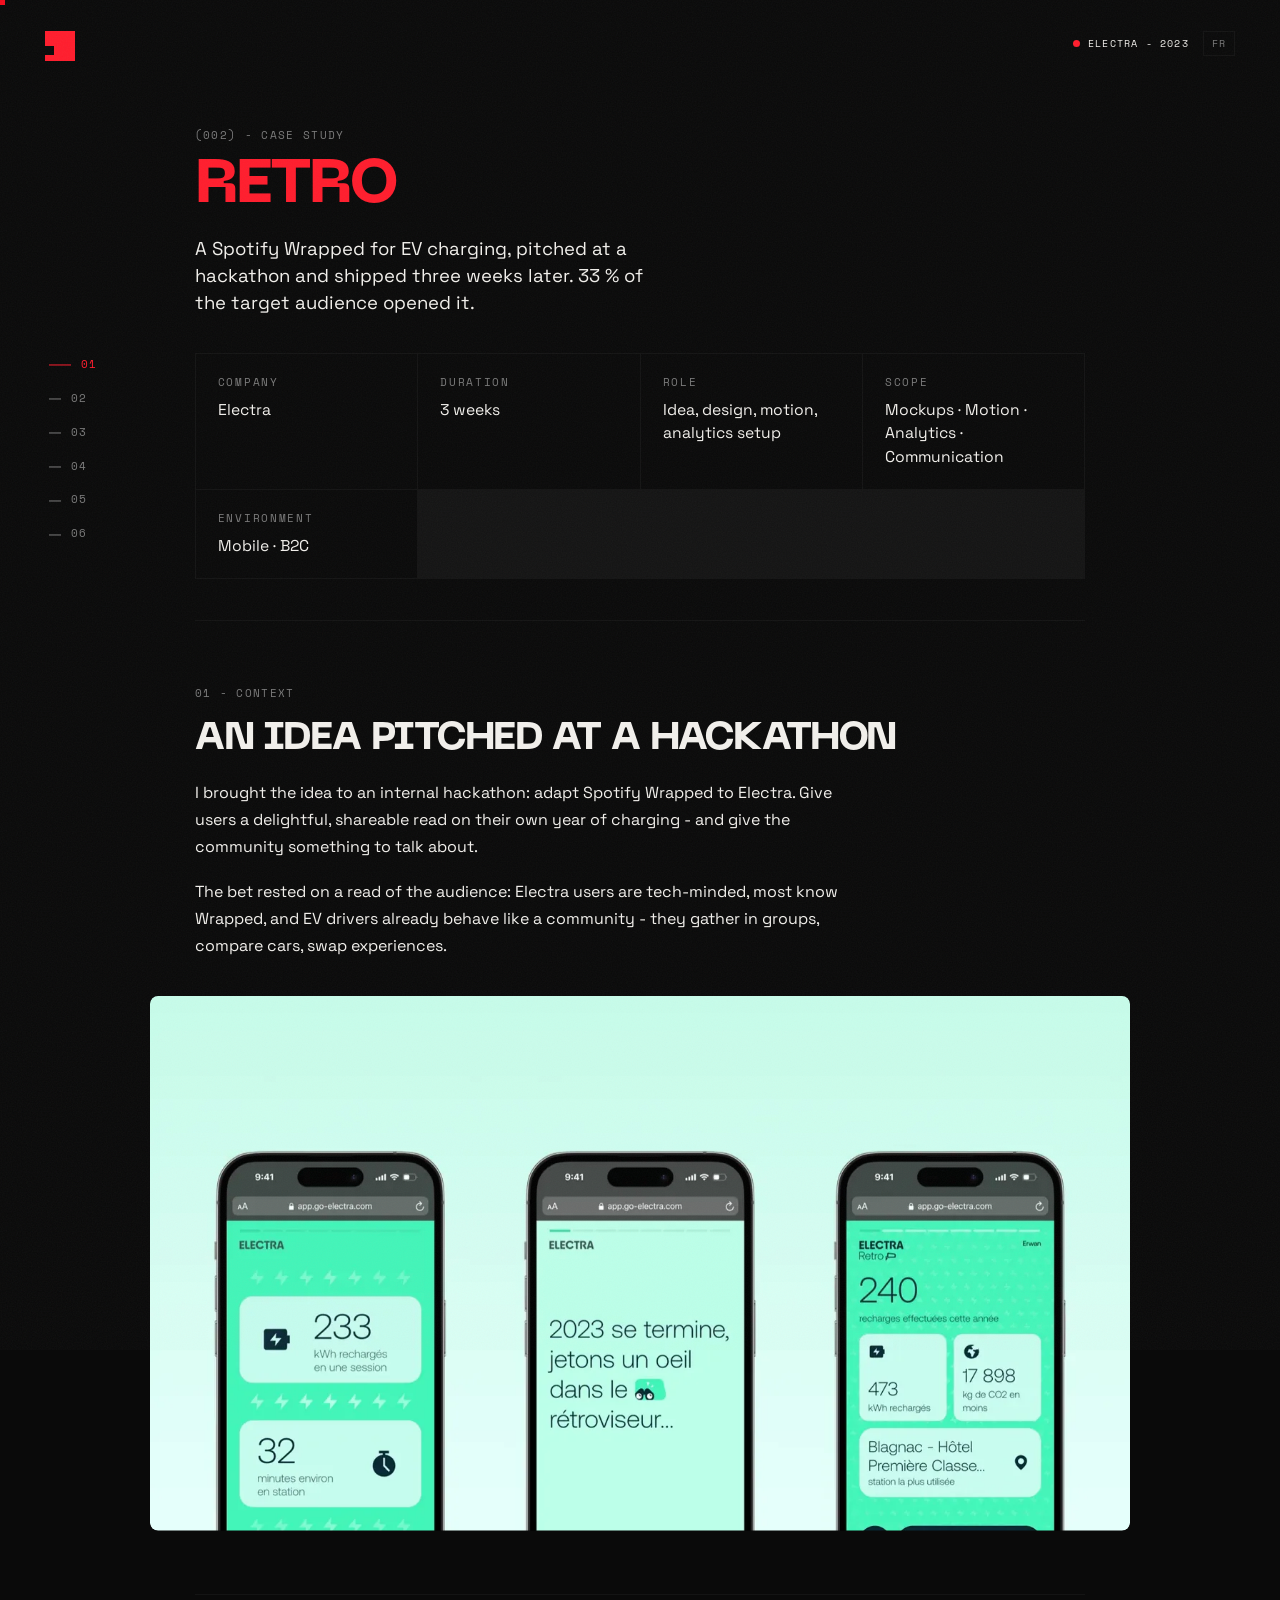
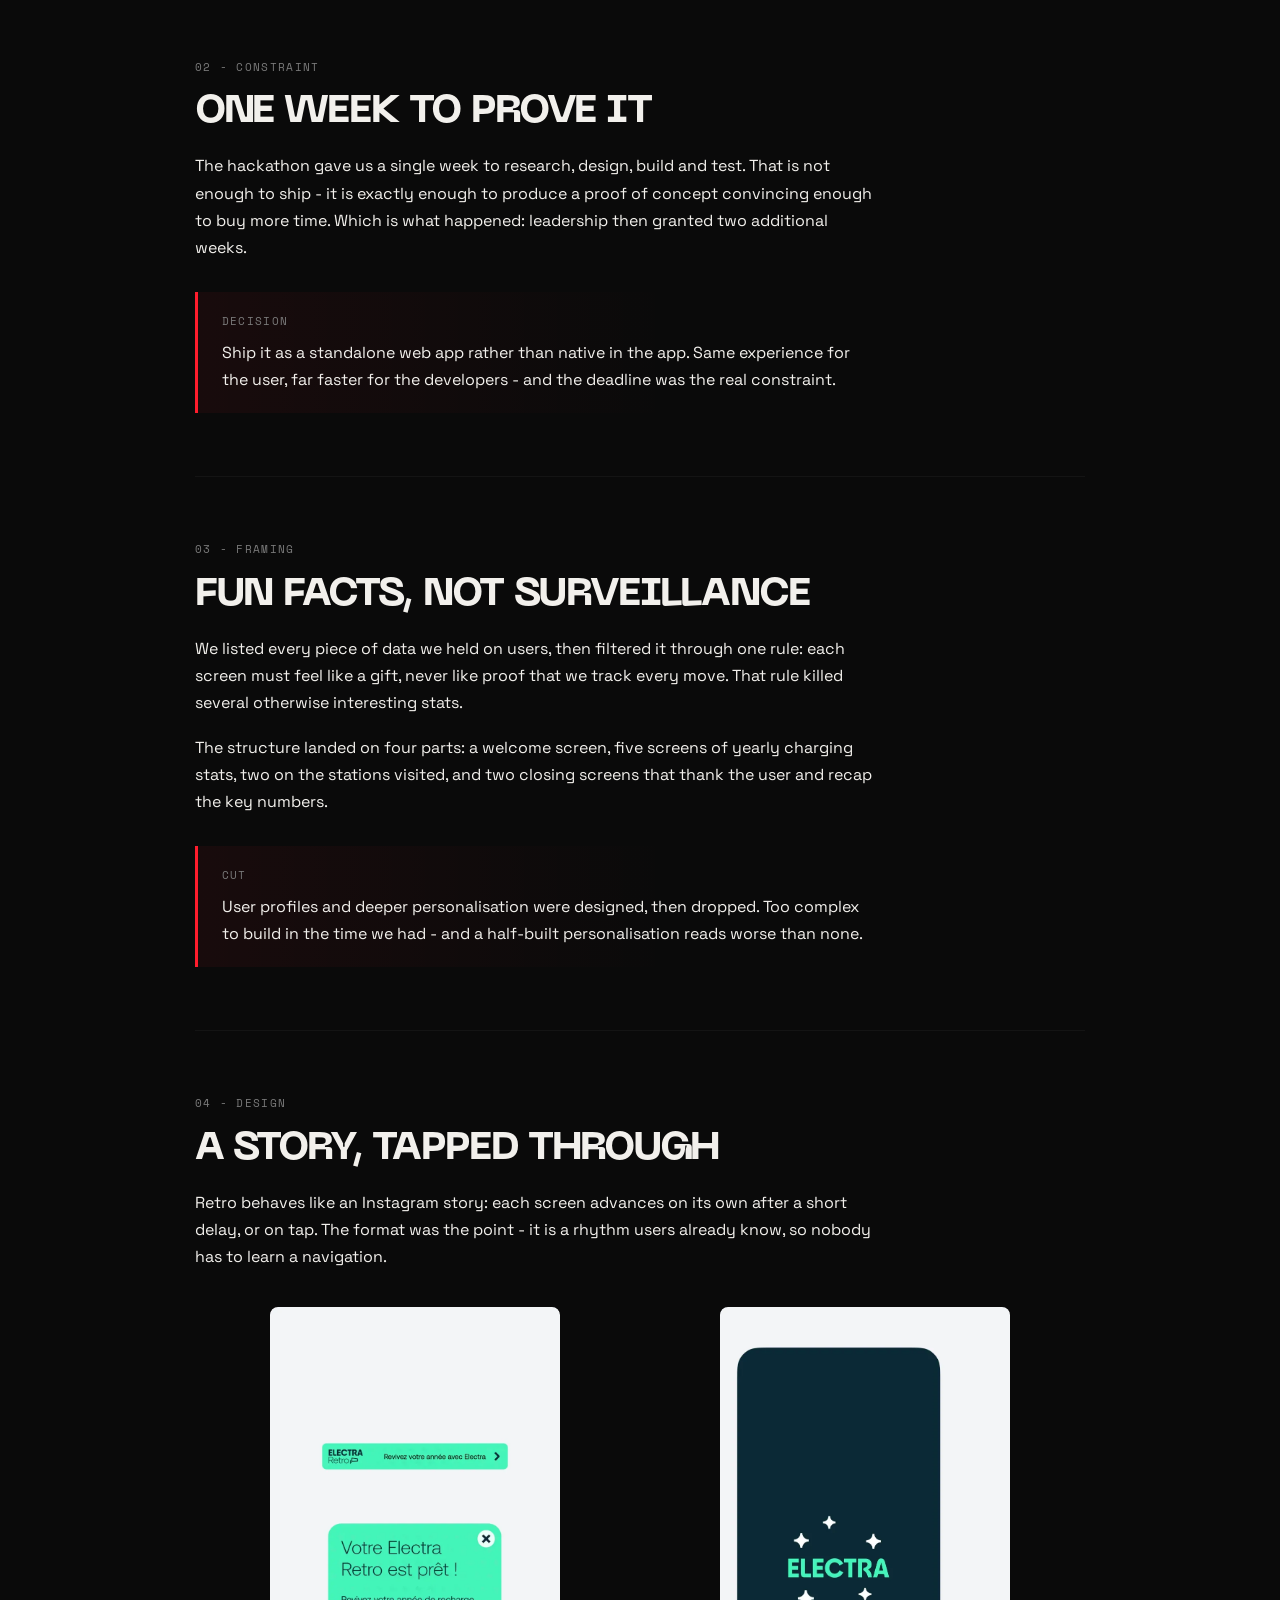
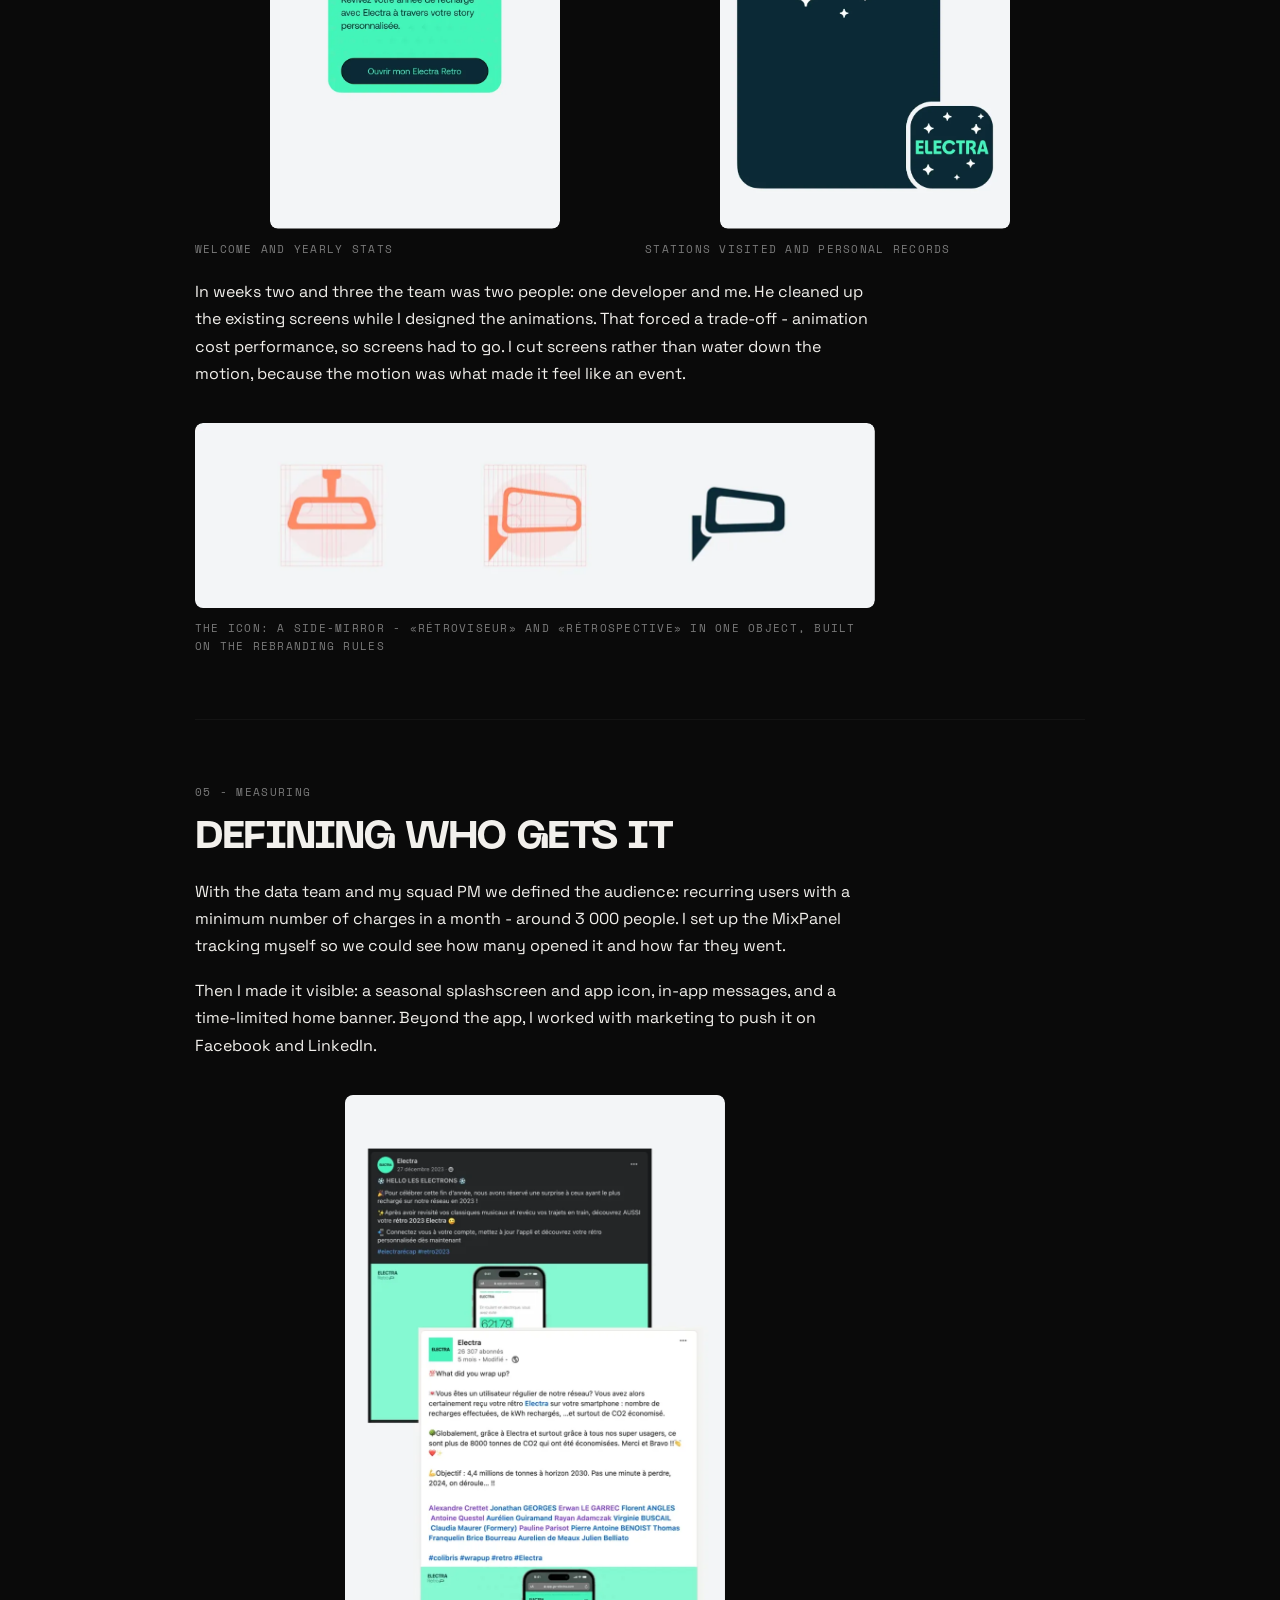
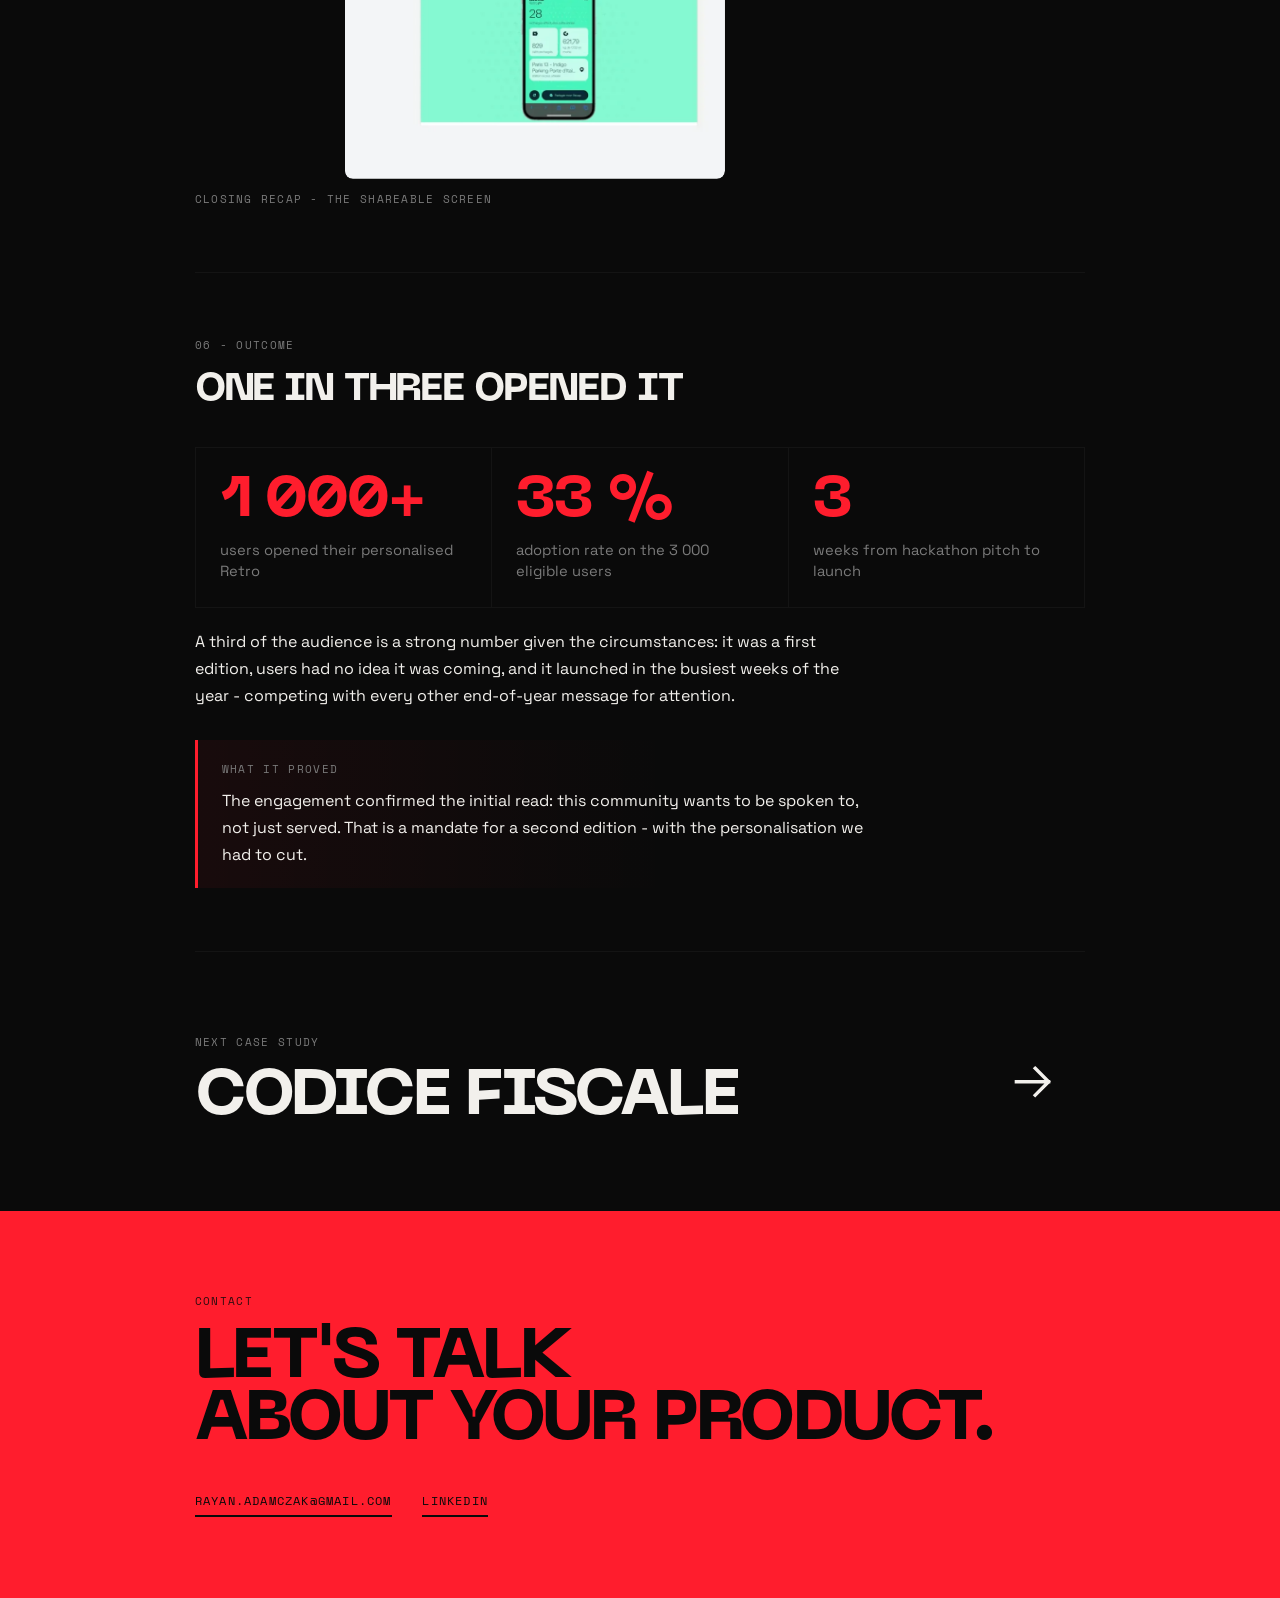
<file: case-retro.html>
<!doctype html>
<html lang="fr">
<head>
<meta charset="utf-8">
<meta name="viewport" content="width=device-width, initial-scale=1">
<title>Retro - Rayan Adamczak</title>
<meta name="description" content="Un Spotify Wrapped de la recharge électrique. 33 % d'adoption, 1 000+ utilisateurs.">
<meta name="theme-color" content="#0A0A0A">
<link rel="icon" href="assets/favicon.svg" type="image/svg+xml">
<link rel="icon" href="/favicon.ico" sizes="any">
<link rel="apple-touch-icon" href="/assets/apple-touch-icon.png">
<link rel="canonical" href="https://rayan.design/case-retro">
<meta property="og:type" content="article">
<meta property="og:title" content="Retro - Rayan Adamczak">
<meta property="og:description" content="Un Spotify Wrapped de la recharge électrique. 33 % d'adoption, 1 000+ utilisateurs.">
<meta property="og:image" content="https://rayan.design/assets/og-retro.jpg">
<meta property="og:image:width" content="1200">
<meta property="og:image:height" content="630">
<meta property="og:url" content="https://rayan.design/case-retro">
<meta name="twitter:card" content="summary_large_image">
<link rel="preconnect" href="https://fonts.googleapis.com">
<link rel="preconnect" href="https://fonts.gstatic.com" crossorigin>
<link href="https://fonts.googleapis.com/css2?family=Space+Grotesk:wght@400;500;700&family=Space+Mono:wght@400;700&display=swap" rel="stylesheet">
<link rel="stylesheet" href="assets/case.css">
</head>
<body>
<div class="grain"></div>
<div class="cur" id="cur"></div>

<a class="logo" href="./" aria-label="Accueil"><span class="pupille"></span></a>
<div class="status">
  <span class="dot"></span><span>Electra - 2023</span>
  <button class="langue" id="langue" type="button">EN</button>
</div>

<nav class="sommaire" aria-label="Sommaire">
  <a href="#s01"><span class="n">01</span><span data-en="Context">Contexte</span></a>
  <a href="#s02"><span class="n">02</span><span data-en="Constraint">Contrainte</span></a>
  <a href="#s03"><span class="n">03</span><span data-en="Framing">Cadrage</span></a>
  <a href="#s04"><span class="n">04</span><span data-en="Design">Design</span></a>
  <a href="#s05"><span class="n">05</span><span data-en="Measuring">Mesure</span></a>
  <a href="#s06"><span class="n">06</span><span data-en="Outcome">Résultat</span></a>
</nav>

<main>

<header class="entete">
  <div class="label" data-en="(002) - Case study">(002) - Case study</div>
  <h1>Retro</h1>
  <p class="chapo" data-en="A Spotify Wrapped for EV charging, pitched at a hackathon and shipped three weeks later. 33 % of the target audience opened it.">Un Spotify Wrapped de la recharge électrique, proposé pendant un hackathon et livré trois semaines plus tard. 33 % de l'audience visée l'a ouvert.</p>

  <dl class="fiche">
    <div><dt data-en="Company">Entreprise</dt><dd>Electra</dd></div>
    <div><dt data-en="Duration">Durée</dt><dd data-en="3 weeks">3 semaines</dd></div>
    <div><dt data-en="Role">Rôle</dt><dd data-en="Idea, design, motion, analytics setup">Idée, design, motion, mise en place analytics</dd></div>
    <div><dt data-en="Scope">Périmètre</dt><dd data-en="Mockups · Motion · Analytics · Communication">Maquettes · Motion · Analytics · Communication</dd></div>
    <div><dt data-en="Environment">Environnement</dt><dd>Mobile · B2C</dd></div>
  </dl>
</header>

<section class="bloc" id="s01">
  <div class="label" data-en="01 - Context">01 - Contexte</div>
  <h2 data-en="An idea pitched at a hackathon">Une idée lancée en hackathon</h2>
  <p data-en="I brought the idea to an internal hackathon: adapt Spotify Wrapped to Electra. Give users a delightful, shareable read on their own year of charging - and give the community something to talk about.">J'ai apporté l'idée lors d'un hackathon interne : adapter Spotify Wrapped à Electra. Offrir aux utilisateurs une lecture plaisante et partageable de leur année de recharge - et donner à la communauté quelque chose à se raconter.</p>
  <p data-en="The bet rested on a read of the audience: Electra users are tech-minded, most know Wrapped, and EV drivers already behave like a community - they gather in groups, compare cars, swap experiences.">Le pari reposait sur une lecture de l'audience : les utilisateurs Electra sont technophiles, la plupart connaissent Wrapped, et les conducteurs de véhicules électriques fonctionnent déjà comme une communauté - ils se regroupent, comparent leurs voitures, échangent leurs expériences.</p>
  <figure class="plein">
    <img src="assets/cases/retro/cover.webp" alt="Electra Retro" loading="lazy" width="1372" height="749">
  </figure>
</section>

<section class="bloc" id="s02">
  <div class="label" data-en="02 - Constraint">02 - Contrainte</div>
  <h2 data-en="One week to prove it">Une semaine pour le prouver</h2>
  <p data-en="The hackathon gave us a single week to research, design, build and test. That is not enough to ship - it is exactly enough to produce a proof of concept convincing enough to buy more time. Which is what happened: leadership then granted two additional weeks.">Le hackathon nous donnait une seule semaine pour rechercher, concevoir, développer et tester. Ce n'est pas assez pour livrer - c'est exactement assez pour produire une preuve de concept assez convaincante pour obtenir du temps. C'est ce qui s'est passé : la direction a ensuite accordé deux semaines de plus.</p>
  <div class="encadre">
    <div class="label" data-en="Decision">Décision</div>
    <p data-en="Ship it as a standalone web app rather than native in the app. Same experience for the user, far faster for the developers - and the deadline was the real constraint.">Livrer en web-app autonome plutôt qu'en natif dans l'app. Expérience identique pour l'utilisateur, bien plus rapide pour les développeurs - et la deadline était la vraie contrainte.</p>
  </div>
</section>

<section class="bloc" id="s03">
  <div class="label" data-en="03 - Framing">03 - Cadrage</div>
  <h2 data-en="Fun facts, not surveillance">Des faits amusants, pas de la surveillance</h2>
  <p data-en="We listed every piece of data we held on users, then filtered it through one rule: each screen must feel like a gift, never like proof that we track every move. That rule killed several otherwise interesting stats.">Nous avons listé toutes les données dont nous disposions, puis les avons filtrées avec une seule règle : chaque écran doit se lire comme un cadeau, jamais comme la preuve qu'on suit chaque déplacement. Cette règle a éliminé plusieurs statistiques pourtant intéressantes.</p>
  <p data-en="The structure landed on four parts: a welcome screen, five screens of yearly charging stats, two on the stations visited, and two closing screens that thank the user and recap the key numbers.">La structure s'est arrêtée sur quatre parties : un écran d'accueil, cinq écrans de statistiques annuelles, deux sur les stations visitées, et deux écrans de clôture qui remercient l'utilisateur et récapitulent les chiffres clés.</p>
  <div class="encadre">
    <div class="label" data-en="Cut">Coupé</div>
    <p data-en="User profiles and deeper personalisation were designed, then dropped. Too complex to build in the time we had - and a half-built personalisation reads worse than none.">Les profils utilisateurs et une personnalisation plus poussée ont été conçus, puis abandonnés. Trop complexes à développer dans le temps imparti - et une personnalisation à moitié faite se lit plus mal que pas de personnalisation du tout.</p>
  </div>
</section>

<section class="bloc" id="s04">
  <div class="label" data-en="04 - Design">04 - Design</div>
  <h2 data-en="A story, tapped through">Une story, qu'on fait défiler</h2>
  <p data-en="Retro behaves like an Instagram story: each screen advances on its own after a short delay, or on tap. The format was the point - it is a rhythm users already know, so nobody has to learn a navigation.">Retro se comporte comme une story Instagram : chaque écran avance seul après un court délai, ou au tap. Le format était le sujet - c'est un rythme que les utilisateurs connaissent déjà, personne n'a à apprendre une navigation.</p>
  <div class="duo">
    <figure>
      <img src="assets/cases/retro/mockups-1.webp" alt="Écrans de la story" loading="lazy" width="803" height="1444">
      <figcaption data-en="Welcome and yearly stats">Accueil et statistiques annuelles</figcaption>
    </figure>
    <figure>
      <img src="assets/cases/retro/mockups-2.webp" alt="Statistiques" loading="lazy" width="803" height="1442">
      <figcaption data-en="Stations visited and personal records">Stations visitées et records personnels</figcaption>
    </figure>
  </div>
  <p data-en="In weeks two and three the team was two people: one developer and me. He cleaned up the existing screens while I designed the animations. That forced a trade-off - animation cost performance, so screens had to go. I cut screens rather than water down the motion, because the motion was what made it feel like an event.">Sur les semaines deux et trois, l'équipe était à deux : un développeur et moi. Il nettoyait les écrans existants pendant que je concevais les animations. Ça a imposé un arbitrage - l'animation coûtait en performance, il fallait donc réduire le nombre d'écrans. J'ai coupé des écrans plutôt que d'affadir le motion, parce que c'est le motion qui en faisait un événement.</p>
  <figure>
    <img src="assets/cases/retro/icone.webp" alt="Icône Retro" loading="lazy" width="1364" height="372">
    <figcaption data-en="The icon: a side-mirror - «rétroviseur» and «rétrospective» in one object, built on the rebranding rules">L'icône : un rétroviseur - « rétroviseur » et « rétrospective » dans un seul objet, construit selon les règles du rebranding</figcaption>
  </figure>
</section>

<section class="bloc" id="s05">
  <div class="label" data-en="05 - Measuring">05 - Mesure</div>
  <h2 data-en="Defining who gets it">Définir qui le reçoit</h2>
  <p data-en="With the data team and my squad PM we defined the audience: recurring users with a minimum number of charges in a month - around 3 000 people. I set up the MixPanel tracking myself so we could see how many opened it and how far they went.">Avec l'équipe data et le PM de ma squad, nous avons défini l'audience : les utilisateurs récurrents ayant effectué un minimum de recharges sur un mois - environ 3 000 personnes. J'ai configuré le tracking MixPanel moi-même pour mesurer combien l'ouvraient et jusqu'où ils allaient.</p>
  <p data-en="Then I made it visible: a seasonal splashscreen and app icon, in-app messages, and a time-limited home banner. Beyond the app, I worked with marketing to push it on Facebook and LinkedIn.">Ensuite, le rendre visible : splashscreen et icône d'app saisonniers, messages in-app, et une bannière d'accueil limitée dans le temps. Hors app, j'ai travaillé avec le marketing pour le pousser sur Facebook et LinkedIn.</p>
  <figure>
    <img src="assets/cases/retro/mockups-3.webp" alt="Récapitulatif final" loading="lazy" width="803" height="1444">
    <figcaption data-en="Closing recap - the shareable screen">Récapitulatif final - l'écran partageable</figcaption>
  </figure>
</section>

<section class="bloc" id="s06">
  <div class="label" data-en="06 - Outcome">06 - Résultat</div>
  <h2 data-en="One in three opened it">Un sur trois l'a ouvert</h2>
  <div class="chiffres">
    <div><b>1 000+</b><span data-en="users opened their personalised Retro">utilisateurs ont ouvert leur Retro personnalisé</span></div>
    <div><b>33 %</b><span data-en="adoption rate on the 3 000 eligible users">de taux d'adoption sur les 3 000 utilisateurs éligibles</span></div>
    <div><b>3</b><span data-en="weeks from hackathon pitch to launch">semaines entre le pitch en hackathon et le lancement</span></div>
  </div>
  <p data-en="A third of the audience is a strong number given the circumstances: it was a first edition, users had no idea it was coming, and it launched in the busiest weeks of the year - competing with every other end-of-year message for attention.">Un tiers de l'audience est un bon chiffre au vu des circonstances : c'était une première édition, les utilisateurs ne s'y attendaient pas, et le lancement est tombé sur les semaines les plus chargées de l'année - en concurrence avec tous les autres messages de fin d'année.</p>
  <div class="encadre">
    <div class="label" data-en="What it proved">Ce que ça a prouvé</div>
    <p data-en="The engagement confirmed the initial read: this community wants to be spoken to, not just served. That is a mandate for a second edition - with the personalisation we had to cut.">L'engagement a confirmé la lecture initiale : cette communauté veut qu'on lui parle, pas seulement qu'on la serve. C'est un mandat pour une seconde édition - avec la personnalisation qu'il avait fallu couper.</p>
  </div>
</section>

<a class="suivant" href="case-codice-fiscale">
  <div class="label" data-en="Next case study">Projet suivant</div>
  <h3>Codice Fiscale</h3>
</a>

</main>

<section class="contact">
  <div class="label" data-en="Contact">Contact</div>
  <h2 data-en="Let's talk&lt;br&gt;about your product.">Parlons<br>de votre produit.</h2>
  <div class="liens">
    <a href="mailto:rayan.adamczak@gmail.com">rayan.adamczak@gmail.com</a>
    <a href="https://www.linkedin.com/in/rayan-adamczak/" target="_blank" rel="noopener">LinkedIn</a>
  </div>
</section>

<script>
window.ARIA = {fr:{'.logo':'Accueil'}, en:{'.logo':'Home'}};
</script>
<script src="assets/i18n.js"></script>
<script src="assets/case.js"></script>

<!-- Statistiques : agrégat seulement, ni cookie ni IP conservée, donc pas
     de bandeau de consentement. -->
<script data-goatcounter="https://reikurooo.goatcounter.com/count"
        async src="//gc.zgo.at/count.js"></script>
</body>
</html>
</file>
